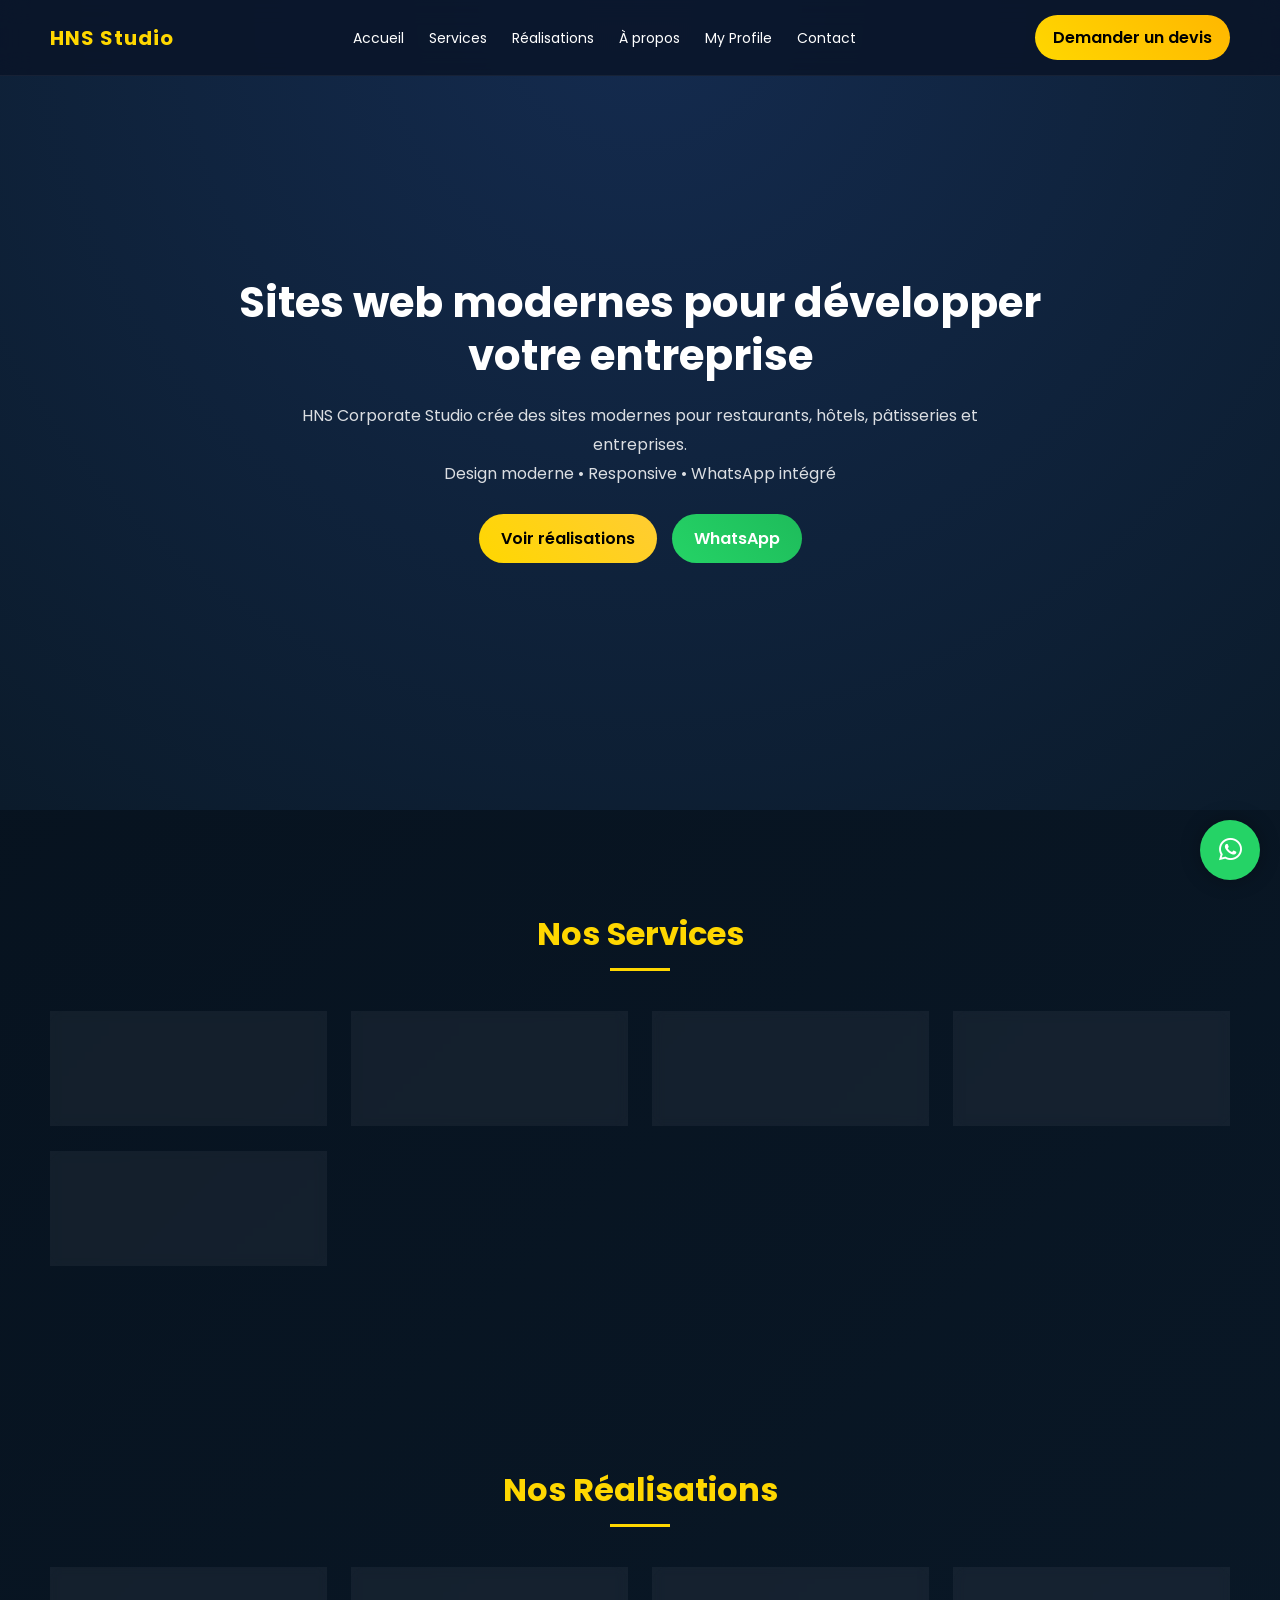
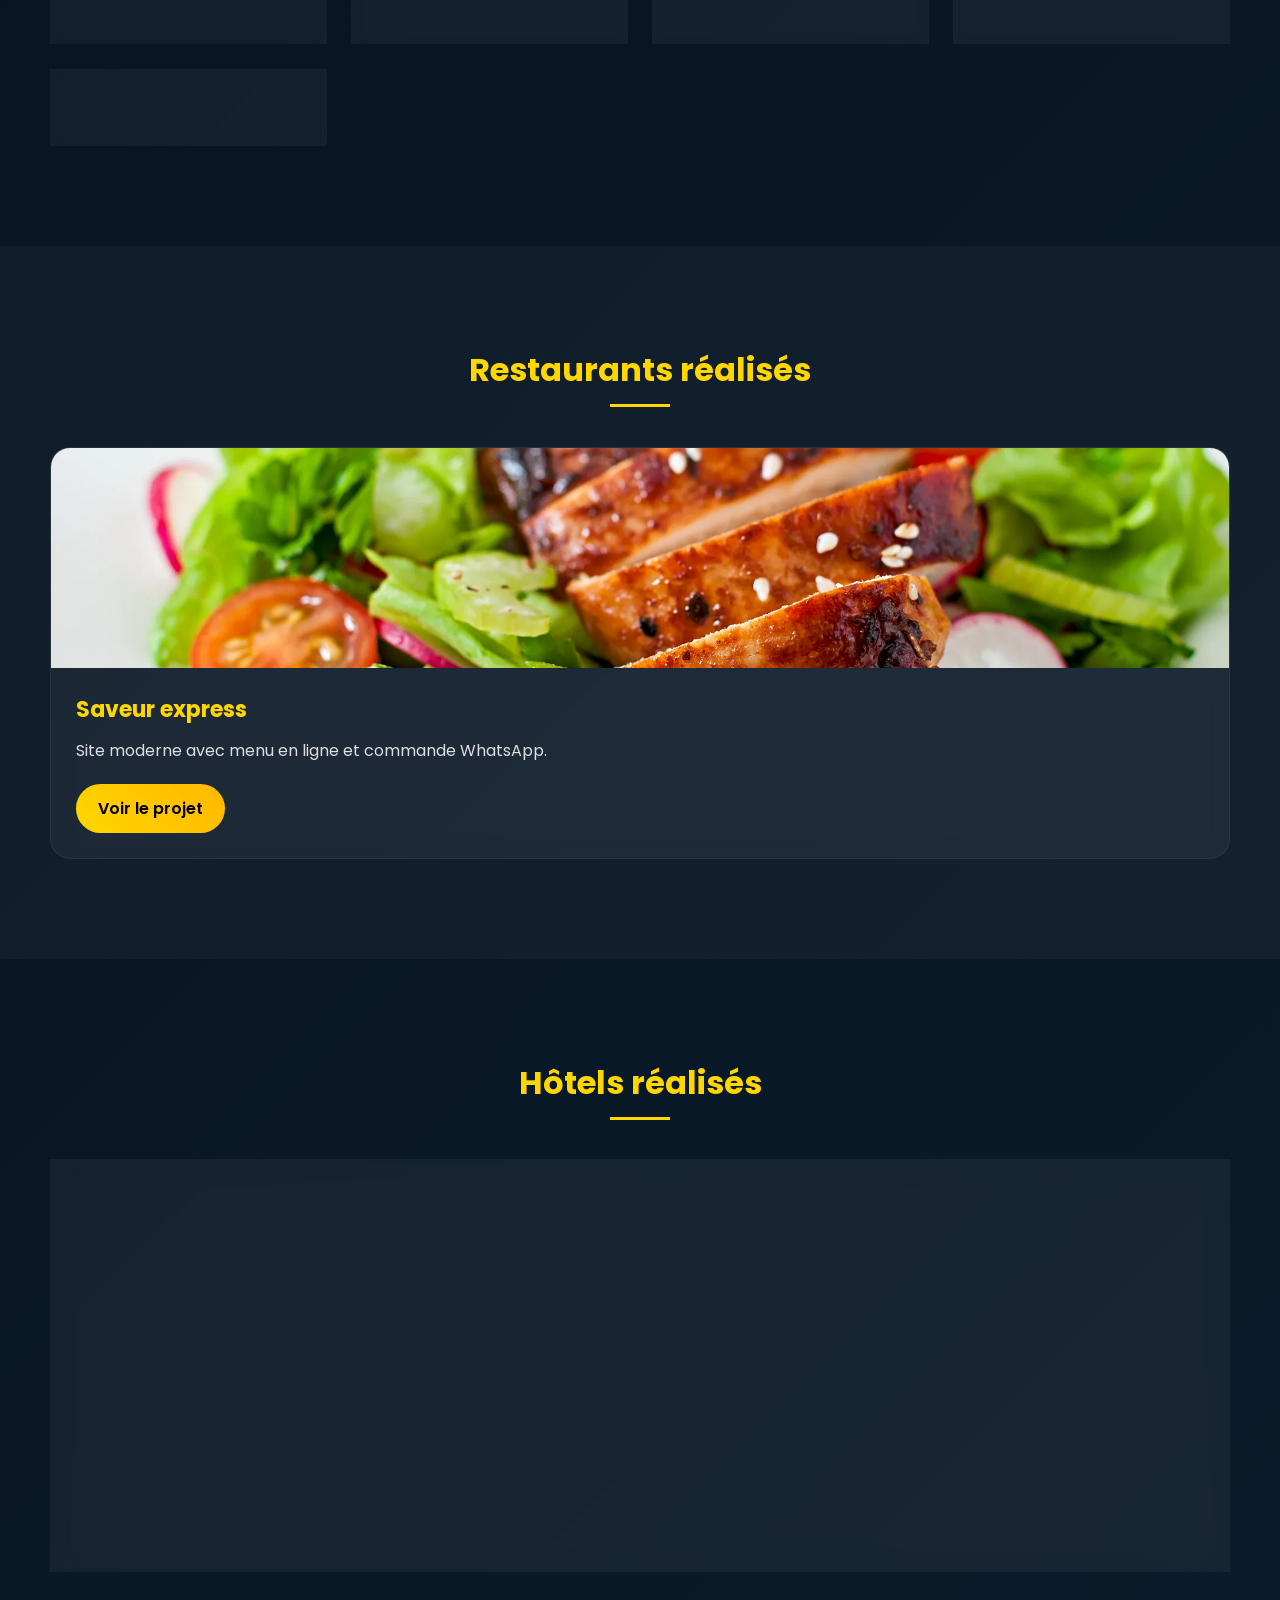
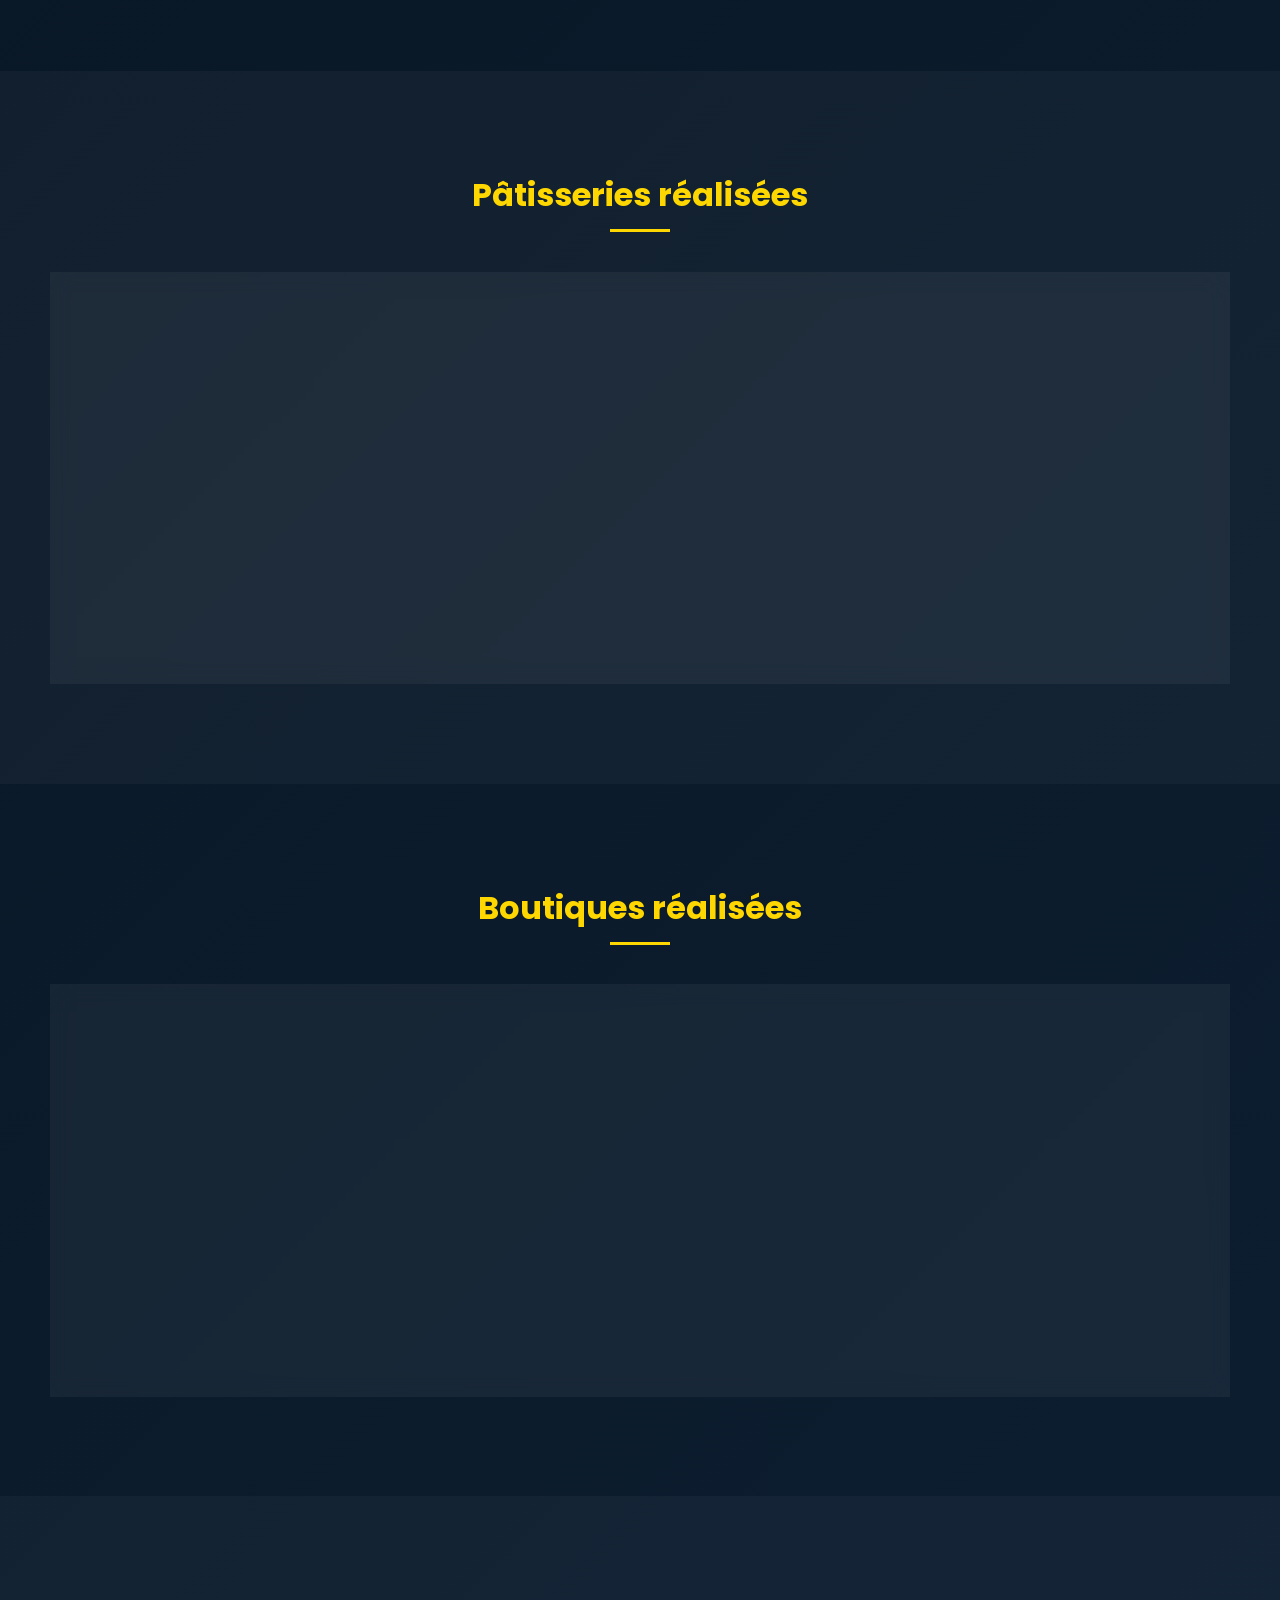
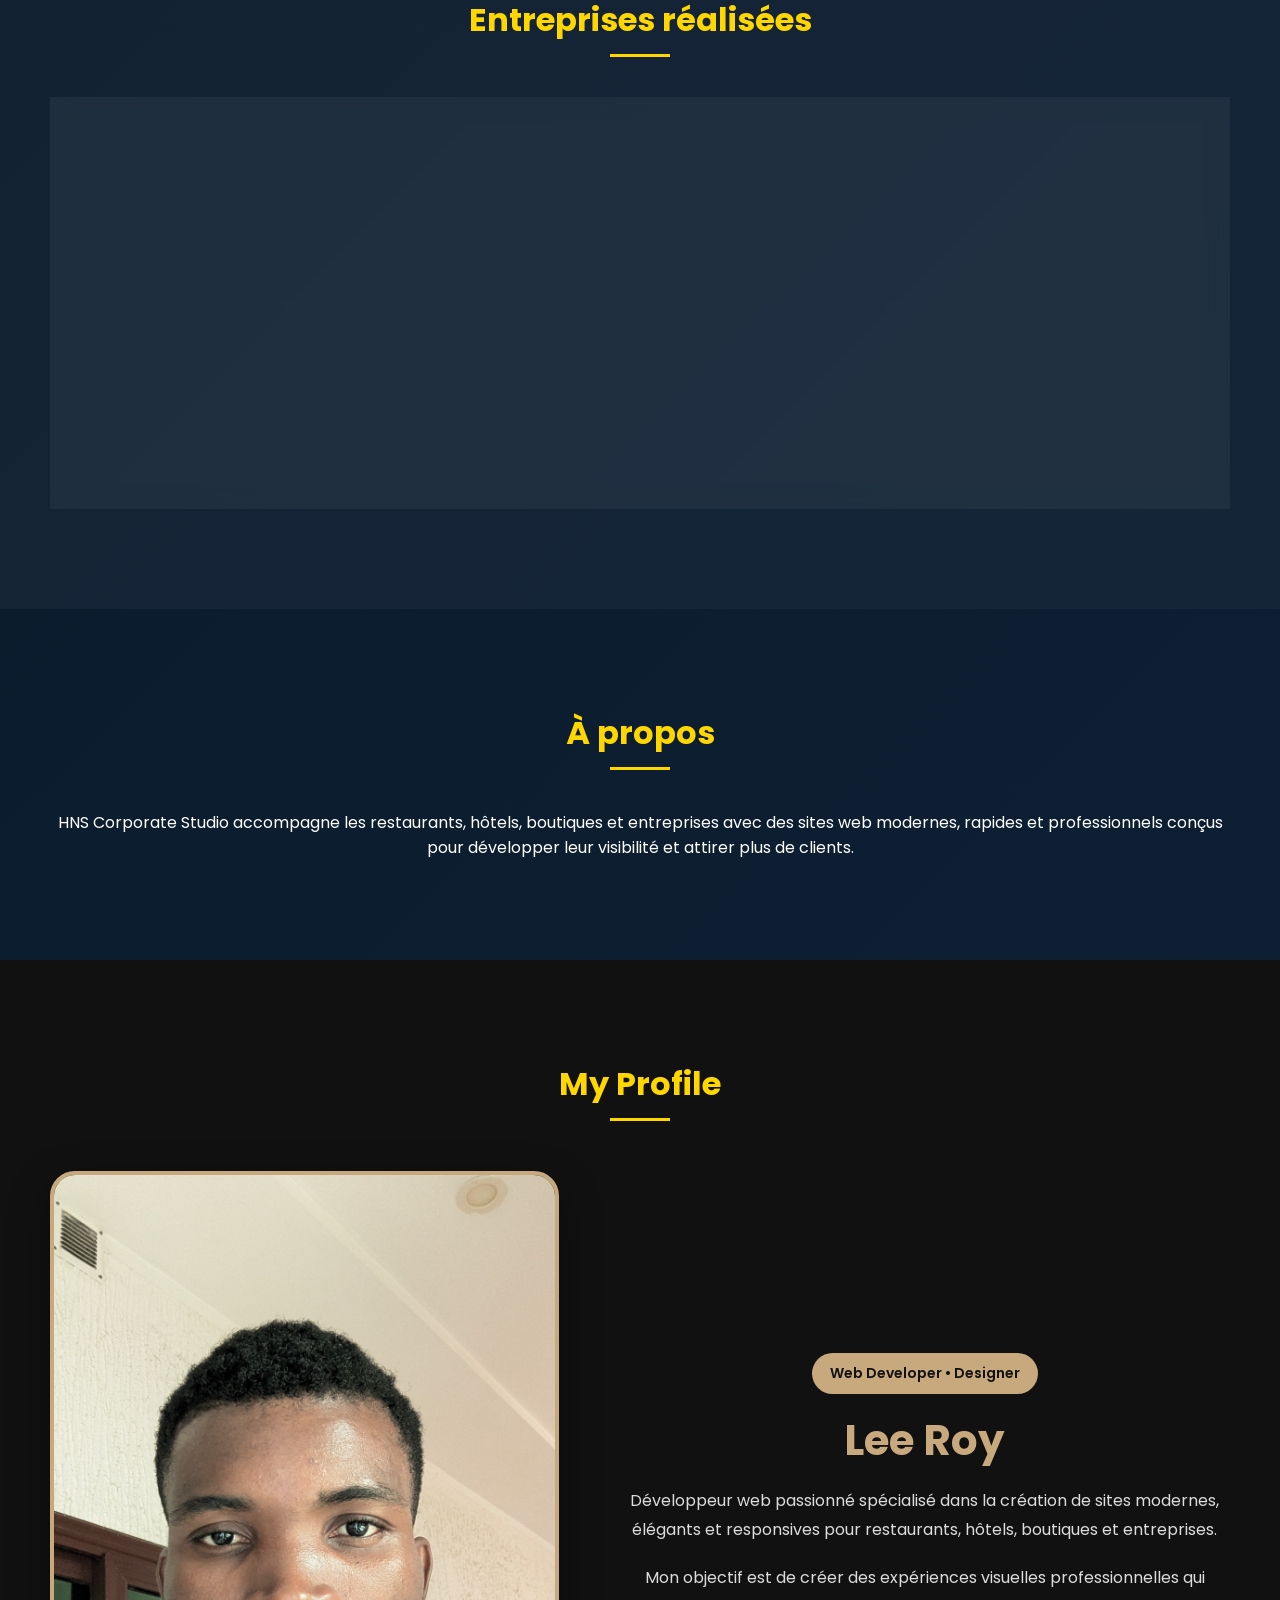
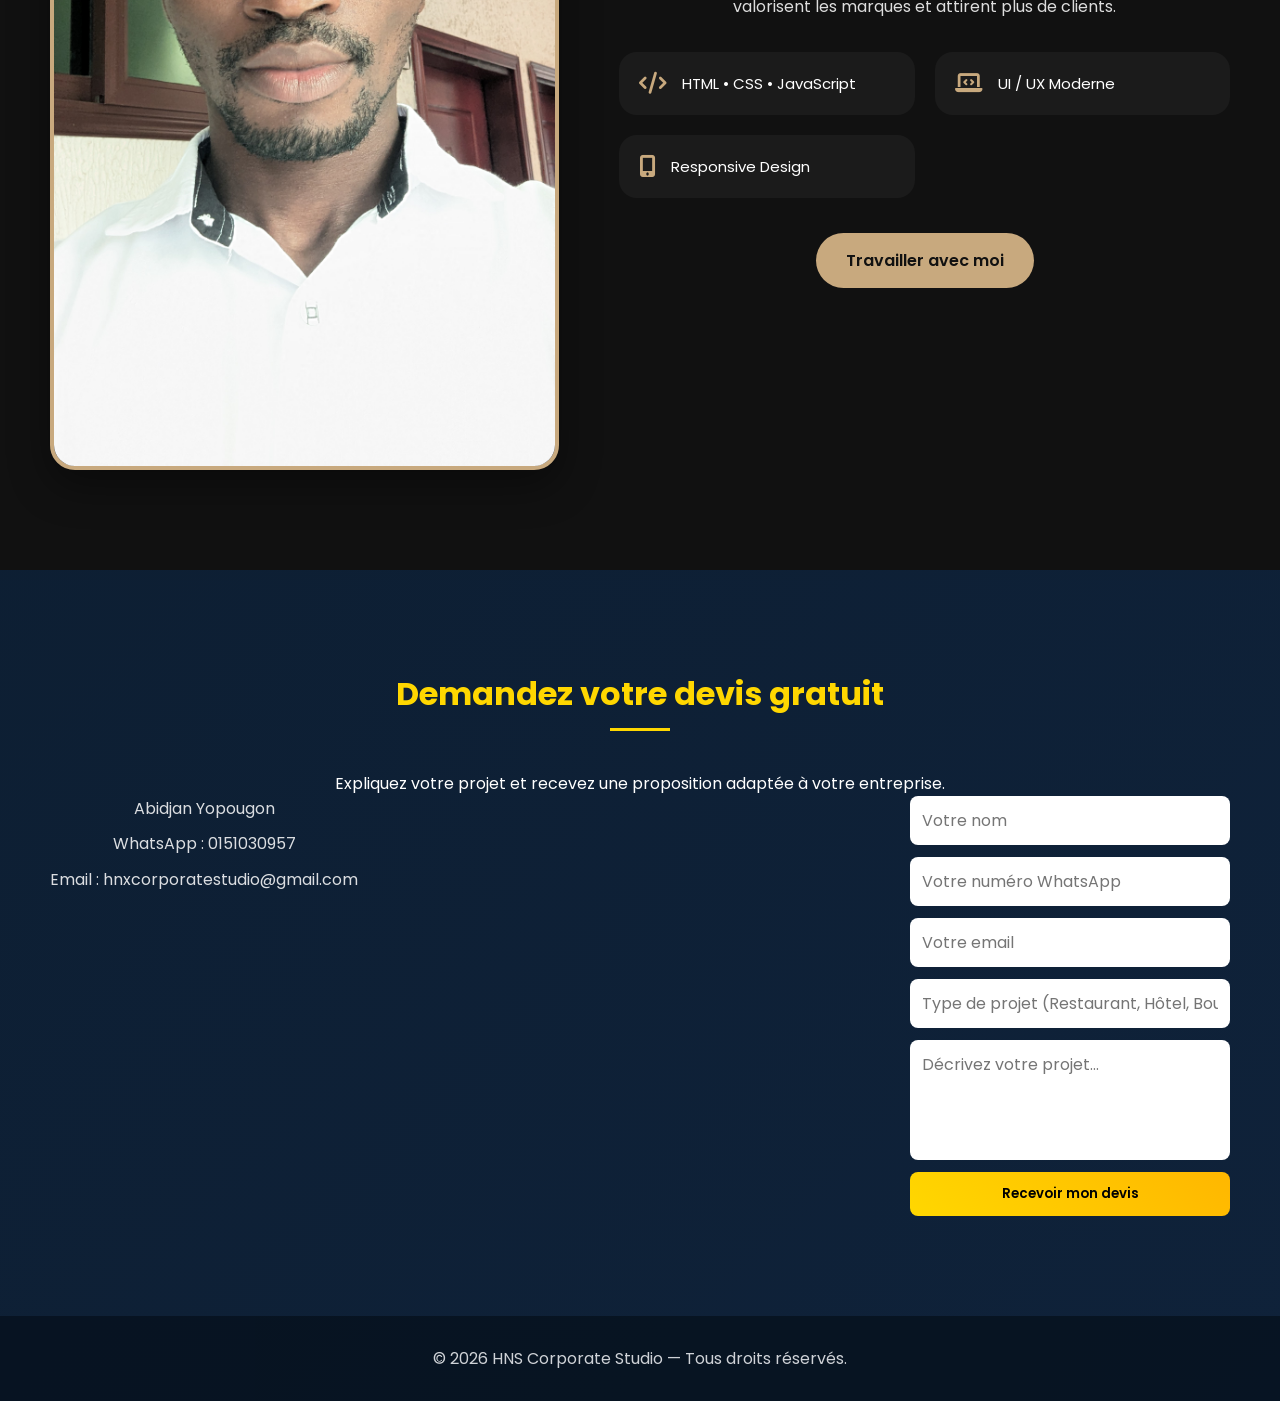
<file: index.html>
<!DOCTYPE html>
<html lang="fr">

<head>
    <meta charset="UTF-8">
    <meta name="viewport" content="width=device-width, initial-scale=1.0">
    <title>HNS Corporate Studio</title>

    <link rel="stylesheet" href="accueilhns.css">
        <link rel="shortcut icon" href="favicon.png">

    <link href="https://fonts.googleapis.com/css2?family=Poppins:wght@300;400;500;600;700&display=swap" rel="stylesheet">

    <link rel="stylesheet" href="https://cdnjs.cloudflare.com/ajax/libs/font-awesome/6.5.0/css/all.min.css">
</head>

<body>

<!-- HEADER -->
<header class="header">

<a href="#accueil" class="logo">HNS Studio</a>
    <nav class="nav">
        <ul>
            <li><a href="#accueil">Accueil</a></li>
            <li><a href="#services">Services</a></li>
            <li><a href="#realisations">Réalisations</a></li>
            <li><a href="#apropos">À propos</a></li>
            <li><a href="#profile">My Profile</a></li>
            <li><a href="#contact">Contact</a></li>
        </ul>
    </nav>

    <a href="#contact" class="btn-devis">Demander un devis</a>

    <div class="menu-toggle">☰</div>

</header>

<!-- HERO -->
<section id="accueil" class="hero">

    <div class="hero-content">

        <h1>Sites web modernes pour développer votre entreprise</h1>

        <p>
            HNS Corporate Studio crée des sites modernes pour restaurants, hôtels, pâtisseries et entreprises.
        </p>

        <p class="hero-mini">
            Design moderne • Responsive • WhatsApp intégré 
        </p>

        <div class="hero-buttons">

            <a href="#realisations" class="btn">Voir réalisations</a>

            <a href="https://wa.me/2250151030957" class="btn btn-whatsapp">WhatsApp</a>

        </div>

    </div>

</section>

<!-- SERVICES -->
<section id="services" class="section">

    <h2>Nos Services</h2>

    <div class="grid">

        <div class="card">
            <i class="fas fa-globe"></i>
            <p>Site vitrine</p>
        </div>

        <div class="card">
            <i class="fas fa-utensils"></i>
            <p>Restaurant</p>
        </div>

        <div class="card">
            <i class="fas fa-birthday-cake"></i>
            <p>Pâtisserie</p>
        </div>

        <div class="card">
            <i class="fas fa-shopping-cart"></i>
            <p>Boutique en ligne</p>
        </div>

        <div class="card">
            <i class="fas fa-hotel"></i>
            <p>Hôtel</p>
        </div>

    </div>

</section>

<!-- REALISATIONS -->
<section id="realisations" class="section">

    <h2>Nos Réalisations</h2>

    <div class="grid">

        <a href="#restaurant" class="card">Restaurants</a>
        <a href="#hotel" class="card">Hôtels</a>
        <a href="#patisserie" class="card">Pâtisseries</a>
        <a href="#boutique" class="card">Boutiques</a>
        <a href="#entreprise" class="card">Entreprises</a>

    </div>

</section>

<!-- RESTAURANTS -->
<section id="restaurant" class="section dark">

    <h2>Restaurants réalisés</h2>

    <div class="projects-grid">

        <div class="project-card">

            <img src="imageex/rest1 (2).webp" alt="Restaurant">

            <div class="project-content">

                <h3>Saveur express</h3>

                <p>Site moderne avec menu en ligne et commande WhatsApp.</p>

                <a href="saveurexpress.html" class="project-btn">Voir le projet</a>

            </div>

        </div>

    </div>

</section>

<!-- HOTELS -->
<section id="hotel" class="section">

    <h2>Hôtels réalisés</h2>

    <div class="projects-grid">

        <div class="project-card">

            <img src="imagep/miawachambre standard.webp" alt="Hotel">

            <div class="project-content">

                <h3>Hotel</h3>

                <p>Site hôtel premium avec réservation moderne.</p>

                <a href="miawahotel.html" class="project-btn">Voir le projet</a>

            </div>

        </div>

    </div>

</section>

<!-- PATISSERIES -->
<section id="patisserie" class="section dark">

    <h2>Pâtisseries réalisées</h2>

    <div class="projects-grid">

        <div class="project-card">

            <img src="image/gateau.webp" alt="Patisserie">

            <div class="project-content">

                <h3> Maison Gourmande</h3>

                <p>Site moderne pour pâtisserie et boulangerie.</p>

                <a href="accueil.html" class="project-btn">Voir le projet</a>

            </div>

        </div>

    </div>

</section>

<!-- BOUTIQUES -->
<section id="boutique" class="section">

    <h2>Boutiques réalisées</h2>

    <div class="projects-grid">

        <div class="project-card">

            <img src="imagep/accueil.jpg" alt="Boutique">

            <div class="project-content">

                <h3>Fashion Store</h3>

                <p>Boutique en ligne moderne avec catalogue.</p>

                <a href="fashionstore.html" class="project-btn">Voir le projet</a>

            </div>

        </div>

    </div>

</section>

<!-- ENTREPRISES -->
<section id="entreprise" class="section dark">

    <h2>Entreprises réalisées</h2>

    <div class="projects-grid">

        <div class="project-card">

            <img src="imagep/accueil1.jpg" alt="Entreprise">

            <div class="project-content">

                <h3>BuildCI</h3>

                <p>Entreprise de construction fiable et moderne.</p>

                <a href="buildci.html" class="project-btn">Voir le projet</a>

            </div>

        </div>

    </div>

</section>

<!-- A PROPOS -->
<section id="apropos" class="section">

    <h2>À propos</h2>

    <p>
        HNS Corporate Studio accompagne les restaurants, hôtels, boutiques et entreprises avec des sites web modernes, rapides et professionnels conçus pour développer leur visibilité et attirer plus de clients.
    </p>

</section>
<!-- MY PROFILE -->
<section id="profile" class="section profile-section">

    <h2>My Profile</h2>

    <div class="profile-container">

        <!-- IMAGE -->
        <div class="profile-image">

            <!-- REMPLACE profile.jpg PAR TA PHOTO -->
            <img src="imageex/leeroy.jpg" alt="Developer Profile">

        </div>

        <!-- INFOS -->
        <div class="profile-content">

            <span class="profile-badge">Web Developer • Designer</span>

            <h3>Lee Roy</h3>

            <p class="profile-text">
                Développeur web passionné spécialisé dans la création de sites modernes,
                élégants et responsives pour restaurants, hôtels, boutiques et entreprises.
            </p>

            <p class="profile-text">
                Mon objectif est de créer des expériences visuelles professionnelles qui
                valorisent les marques et attirent plus de clients.
            </p>

            <div class="profile-info">

                <div class="profile-box">
                    <i class="fas fa-code"></i>
                    <span>HTML • CSS • JavaScript</span>
                </div>

                <div class="profile-box">
                    <i class="fas fa-laptop-code"></i>
                    <span>UI / UX Moderne</span>
                </div>

                <div class="profile-box">
                    <i class="fas fa-mobile-alt"></i>
                    <span>Responsive Design</span>
                </div>

            </div>

            <a href="https://wa.me/2250151030957" class="profile-btn">
                Travailler avec moi
            </a>

        </div>

    </div>

</section>

<!-- CONTACT / DEVIS WHATSAPP -->
<section id="contact" class="section">

    <h2>Demandez votre devis gratuit</h2>

    <p class="contact-text">
        Expliquez votre projet et recevez une proposition adaptée à votre entreprise.
    </p>

    <div class="contact">

        <div class="info">

            <p>Abidjan Yopougon</p>
            <p>WhatsApp : 0151030957</p>
            <p>Email : hnxcorporatestudio@gmail.com</p>

        </div>

        <!-- FORM ENVOYÉ DIRECTEMENT SUR WHATSAPP -->
        <form class="form" onsubmit="sendToWhatsApp(event)">

            <input type="text" id="name" placeholder="Votre nom" required>

            <input type="tel" id="phone" placeholder="Votre numéro WhatsApp" required>

            <input type="email" id="email" placeholder="Votre email">

            <input type="text" id="project" placeholder="Type de projet (Restaurant, Hôtel, Boutique...)">

            <textarea id="message" placeholder="Décrivez votre projet..." required></textarea>

            <button type="submit">Recevoir mon devis</button>

        </form>

    </div>

</section>

<!-- FOOTER -->
<footer>
    <p>© 2026 HNS Corporate Studio — Tous droits réservés.</p>
</footer>

<!-- WHATSAPP FLOAT -->
<a href="https://wa.me/2250151030957" class="whatsapp" target="_blank">
    <i class="fab fa-whatsapp"></i>
</a>

<script src="accueilhns.js"></script>

</body>
</html>
</file>
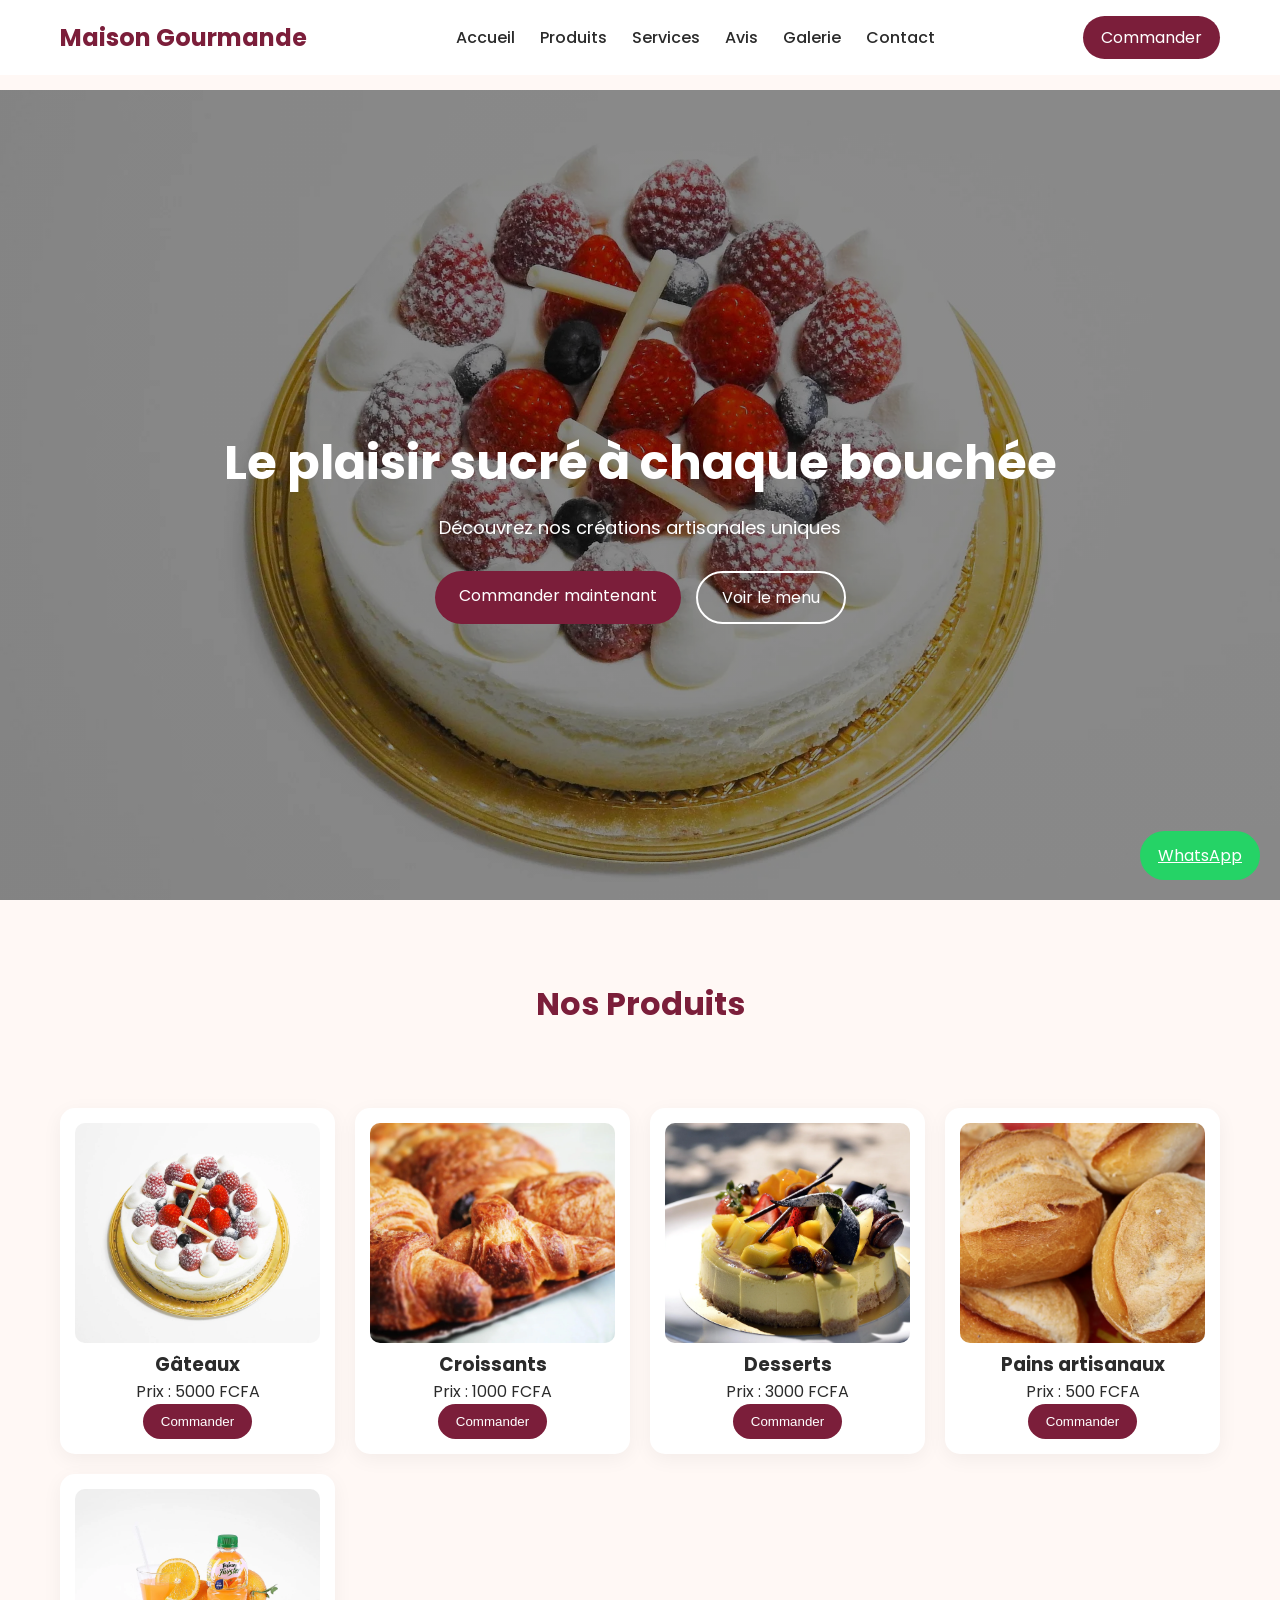
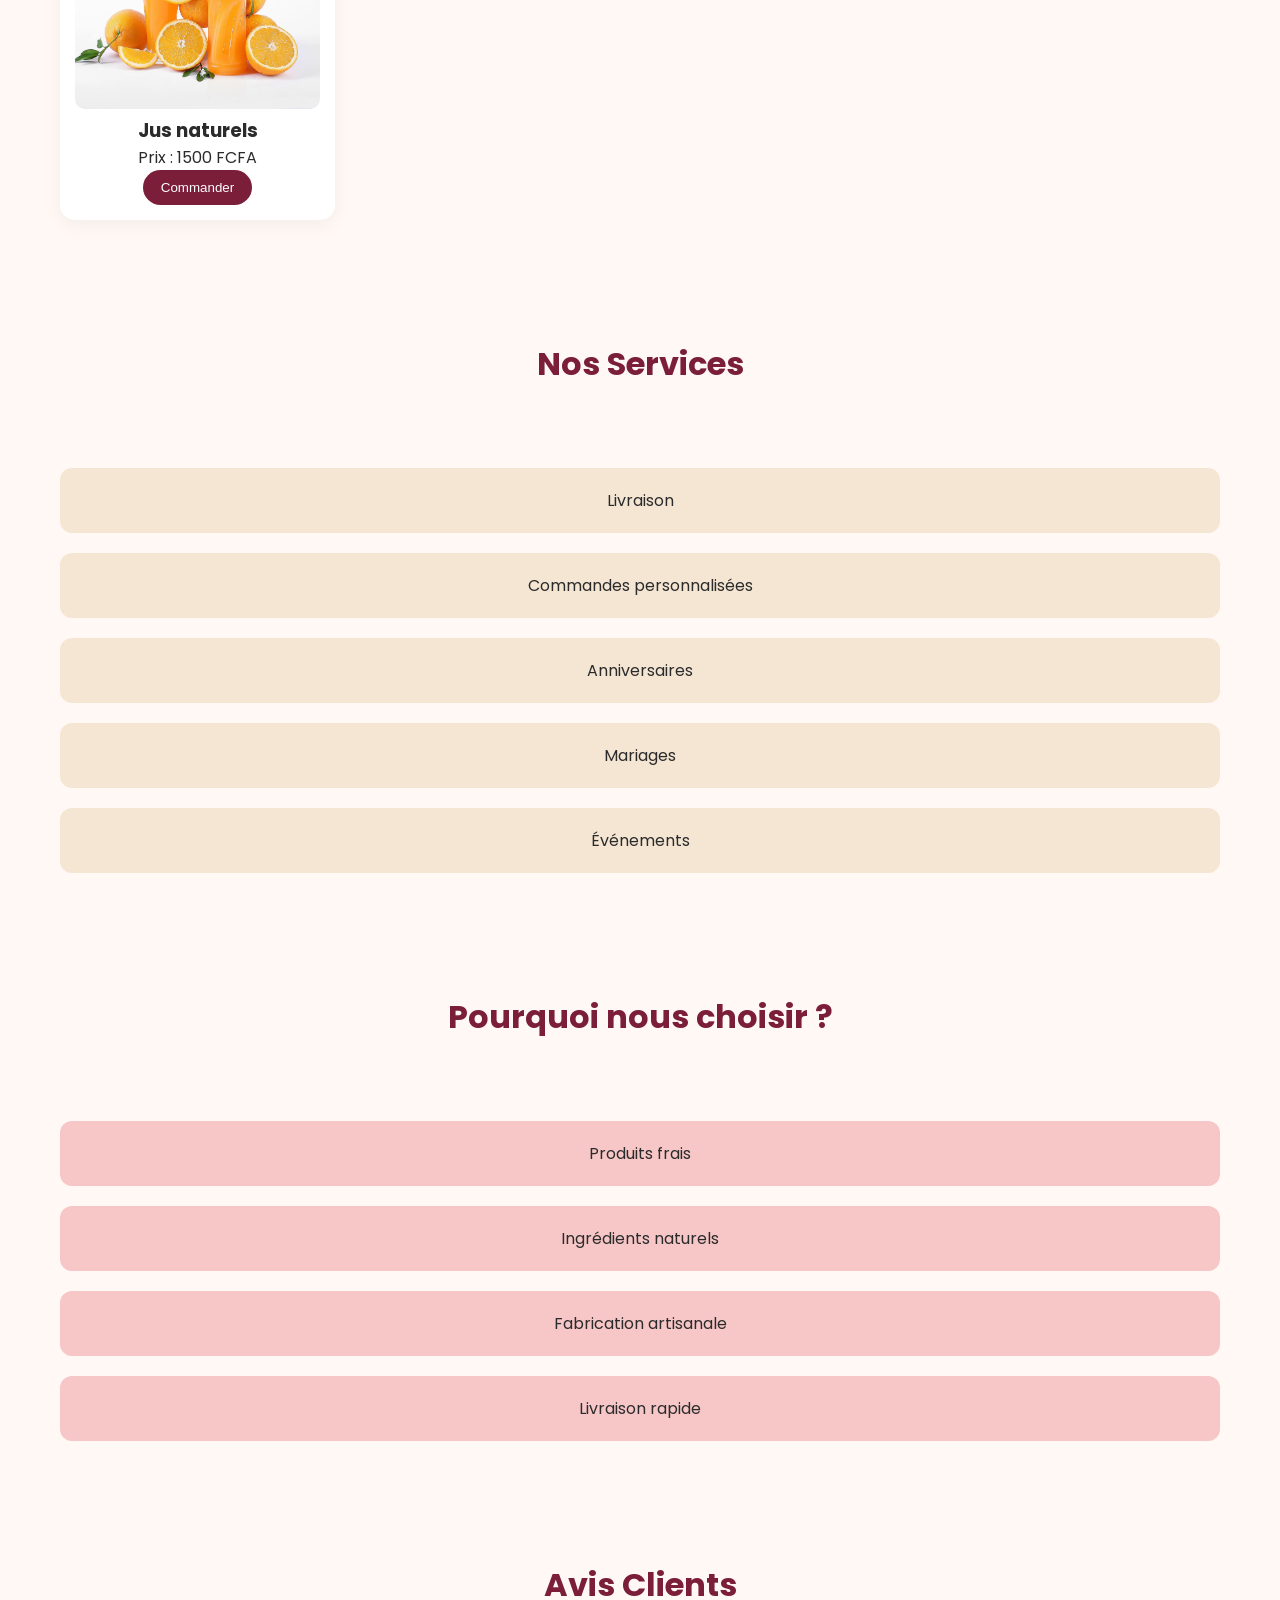
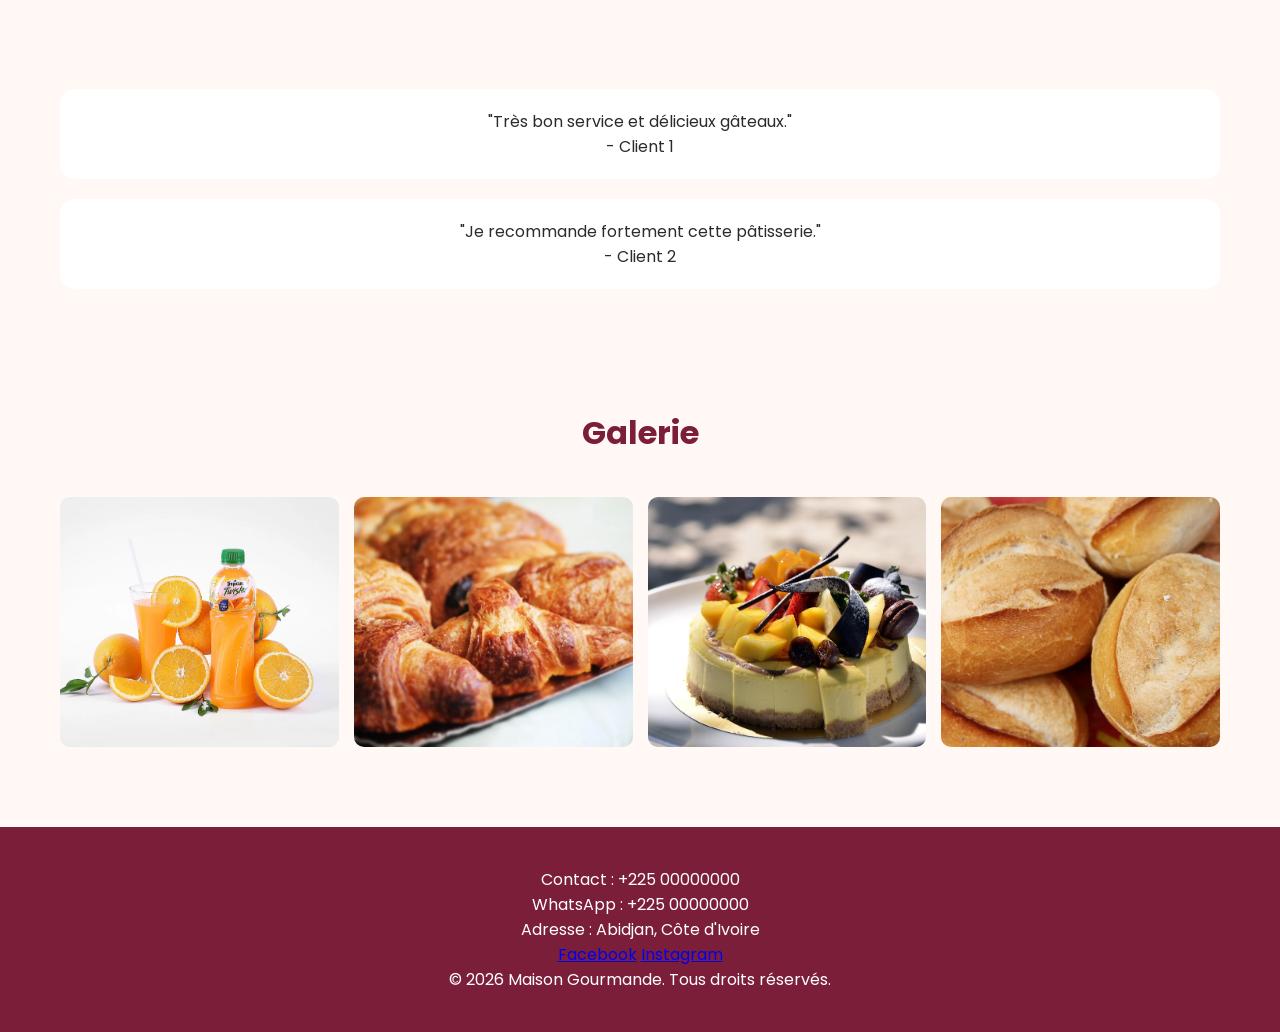
<file: accueil.html>
<!DOCTYPE html>
<html lang="fr">

<head>
    <meta charset="UTF-8">
    <meta name="viewport" content="width=device-width, initial-scale=1.0">
    <title>Maison Gourmande - Pâtisserie</title>

    <link rel="stylesheet" href="accueil.css">

    <link href="https://fonts.googleapis.com/css2?family=Poppins:wght@300;400;500;600;700&display=swap" rel="stylesheet">
</head>

<body>

    <!-- HEADER -->
    <header class="header">

        <div class="logo">
            Maison Gourmande
        </div>

        <!-- MENU -->
        <nav class="nav">
            <ul>
                <li><a href="#accueil">Accueil</a></li>
                <li><a href="#produits">Produits</a></li>
                <li><a href="#services">Services</a></li>
                <li><a href="#avis">Avis</a></li>
                <li><a href="#galerie">Galerie</a></li>
                <li><a href="#contact">Contact</a></li>
            </ul>
        </nav>

        <div class="btn-commande">
            <a href="#">Commander</a>
        </div>

        <!-- HAMBURGER -->
        <div class="menu-toggle">
            ☰
        </div>

    </header>

    <!-- HERO -->
    <section id="accueil" class="hero">
        <div class="hero-content">
            <h1>Le plaisir sucré à chaque bouchée</h1>

            <p>
                Découvrez nos créations artisanales uniques
            </p>

            <div class="hero-buttons">
                <a href="#produits" class="btn">
                    Commander maintenant
                </a>

                <a href="#produits" class="btn btn-outline">
                    Voir le menu
                </a>
            </div>
        </div>
    </section>

    <!-- PRODUITS -->
    <section id="produits" class="produits">

        <h2>Nos Produits</h2>

        <div class="produits-container">

            <div class="produit-card">
                <img src="image/1278956-cake-1253849_1920.webp" alt="Gâteaux">

                <h3>Gâteaux</h3>

                <p>Prix : 5000 FCFA</p>

                <button>Commander</button>
            </div>

            <div class="produit-card">
                <img src="image/croissant.webp" alt="Croissants">

                <h3>Croissants</h3>

                <p>Prix : 1000 FCFA</p>

                <button>Commander</button>
            </div>

            <div class="produit-card">
                <img src="image/desert.webp" alt="Desserts">

                <h3>Desserts</h3>

                <p>Prix : 3000 FCFA</p>

                <button>Commander</button>
            </div>

            <div class="produit-card">
                <img src="image/pain.webp" alt="Pains artisanaux">

                <h3>Pains artisanaux</h3>

                <p>Prix : 500 FCFA</p>

                <button>Commander</button>
            </div>

            <div class="produit-card">
                <img src="image/hoaluu-orange-2610760_1920.webp" alt="Jus naturels">

                <h3>Jus naturels</h3>

                <p>Prix : 1500 FCFA</p>

                <button>Commander</button>
            </div>

        </div>

    </section>

    <!-- SERVICES -->
    <section id="services" class="services">

        <h2>Nos Services</h2>

        <div class="services-container">

            <div class="service">
                Livraison
            </div>

            <div class="service">
                Commandes personnalisées
            </div>

            <div class="service">
                Anniversaires
            </div>

            <div class="service">
                Mariages
            </div>

            <div class="service">
                Événements
            </div>

        </div>

    </section>

    <!-- AVANTAGES -->
    <section class="avantages">

        <h2>Pourquoi nous choisir ?</h2>

        <div class="avantages-container">

            <div>Produits frais</div>

            <div>Ingrédients naturels</div>

            <div>Fabrication artisanale</div>

            <div>Livraison rapide</div>

        </div>

    </section>

    <!-- AVIS -->
    <section id="avis" class="avis">

        <h2>Avis Clients</h2>

        <div class="avis-container">

            <div class="avis-card">
                <p>"Très bon service et délicieux gâteaux."</p>

                <span>- Client 1</span>
            </div>

            <div class="avis-card">
                <p>"Je recommande fortement cette pâtisserie."</p>

                <span>- Client 2</span>
            </div>

        </div>

    </section>

    <!-- GALERIE -->
    <section id="galerie" class="galerie">

        <h2>Galerie</h2>

        <div class="galerie-container">

            <img src="image/hoaluu-orange-2610760_1920.webp" alt="Galerie 1">

            <img src="image/croissant.webp" alt="Galerie 2">

            <img src="image/desert.webp" alt="Galerie 3">

            <img src="image/pain.webp" alt="Galerie 4">

        </div>

    </section>

    <!-- FOOTER -->
    <footer id="contact" class="footer">

        <div class="footer-content">

            <p>Contact : +225 00000000</p>

            <p>WhatsApp : +225 00000000</p>

            <p>Adresse : Abidjan, Côte d'Ivoire</p>

        </div>

        <div class="socials">

            <a href="#">Facebook</a>

            <a href="#">Instagram</a>

        </div>

        <p class="copyright">
            © 2026 Maison Gourmande. Tous droits réservés.
        </p>

    </footer>

    <!-- WHATSAPP -->
    <a href="https://wa.me/22500000000" class="whatsapp-float">
        WhatsApp
    </a>

    <!-- JS -->
    <script src="accueil.js"></script>

</body>

</html>
</file>
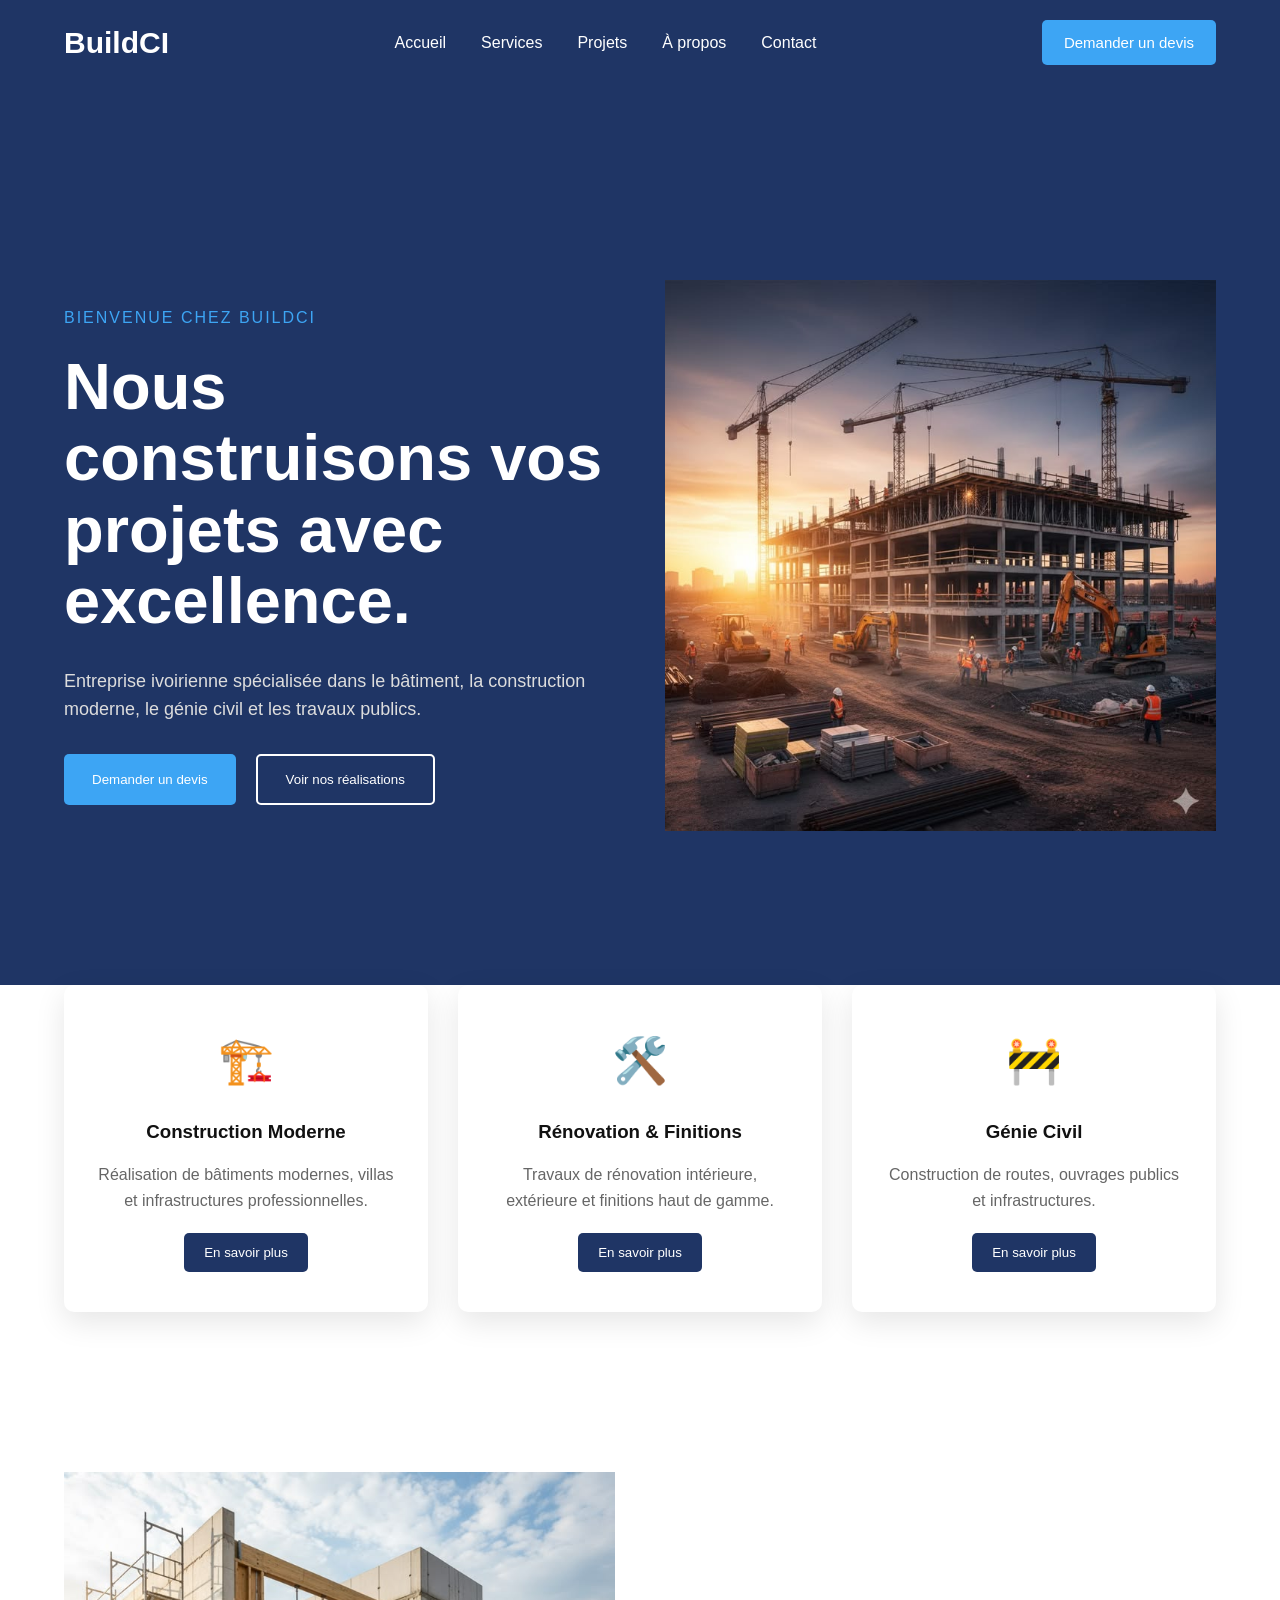
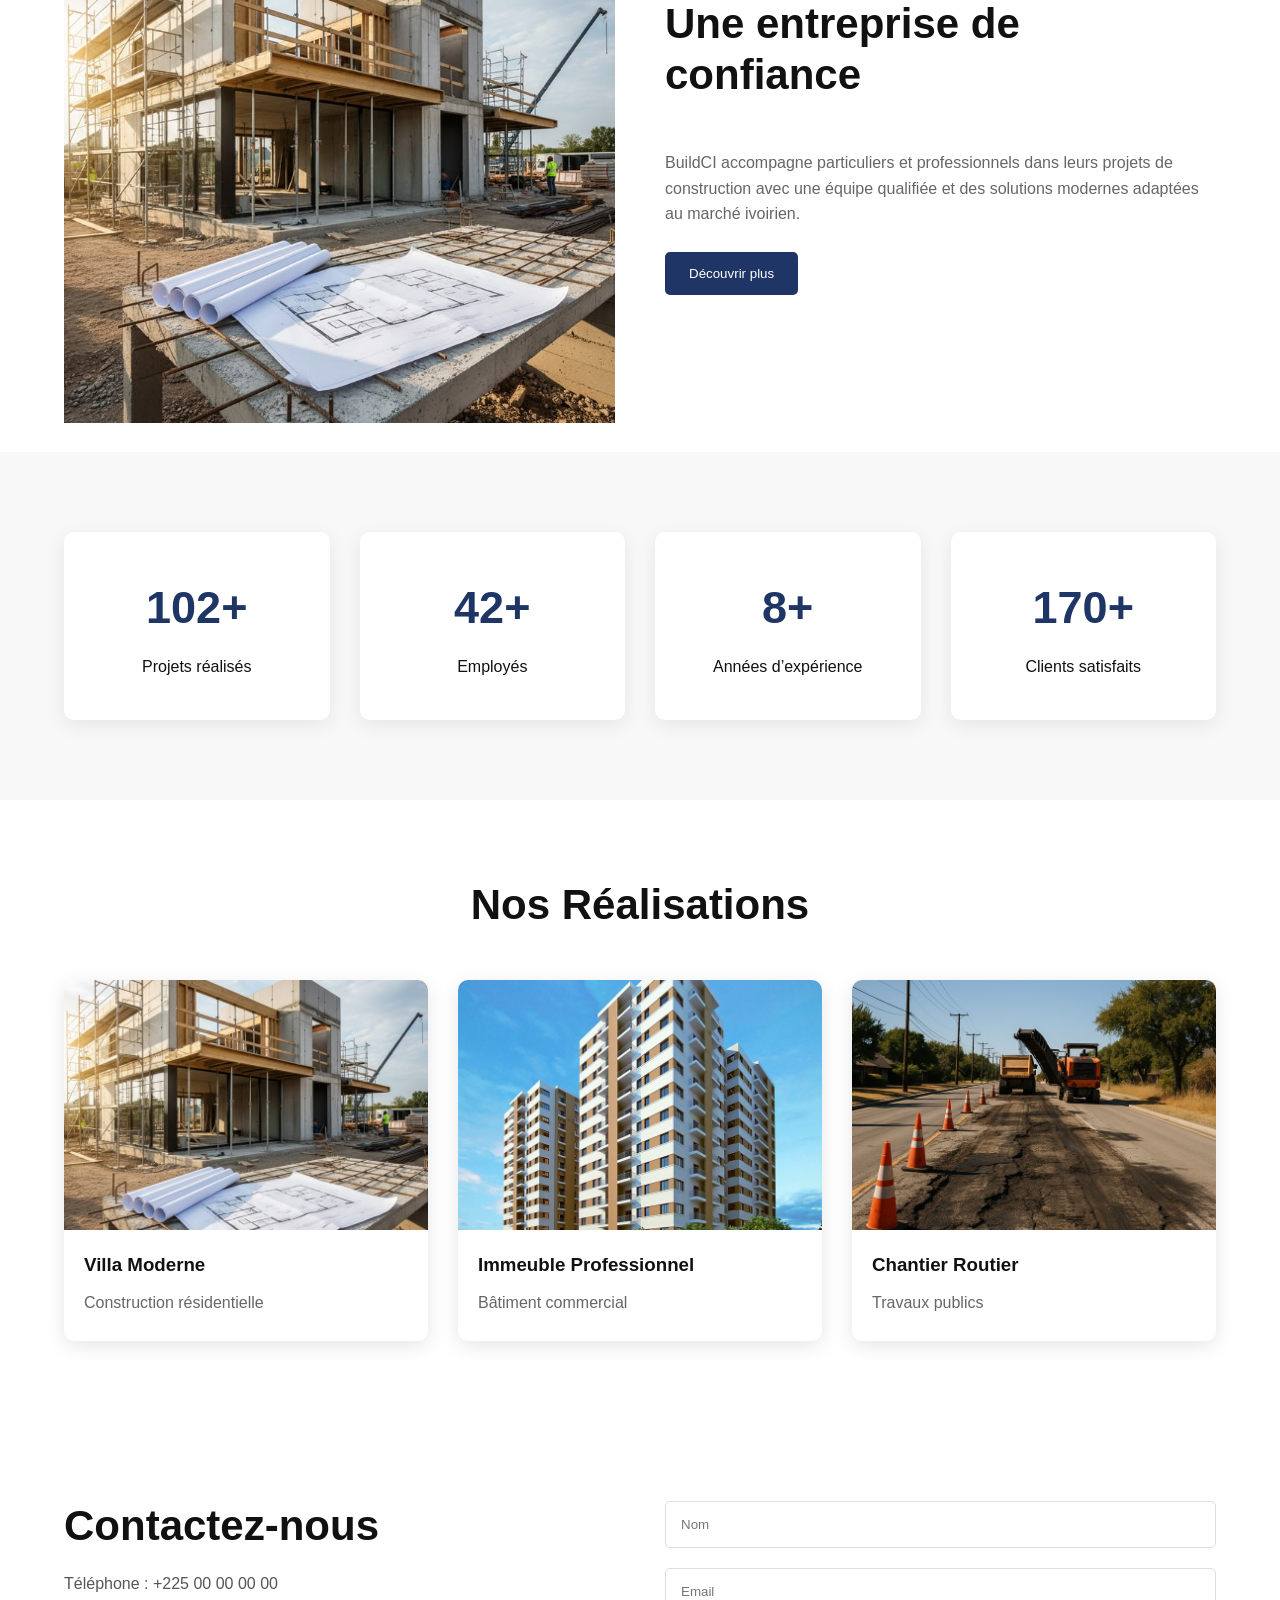
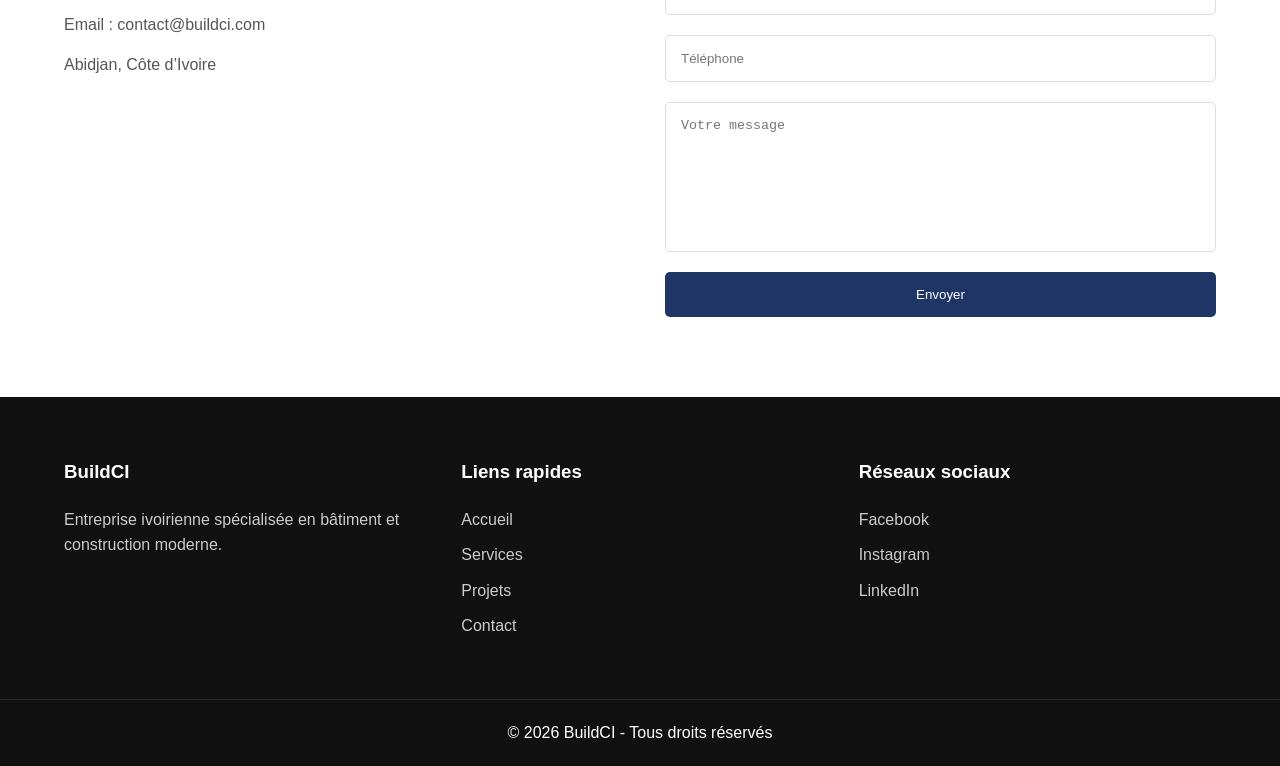
<file: buildci.html>
<!DOCTYPE html>
<html lang="fr">

<head>
  <meta charset="UTF-8">
  <meta name="viewport" content="width=device-width, initial-scale=1.0">

  <title>BuildCI - Bâtiment & Construction</title>

  <link rel="stylesheet" href="buildci.css">
</head>

<body>

  <!-- =========================
       HEADER
  ========================== -->

  <header>

    <div class="logo">
      <h1>BuildCI</h1>
    </div>

    <button class="menu-toggle">
      ☰
    </button>

    <nav class="nav">

      <ul>

        <li>
          <a href="#accueil">Accueil</a>
        </li>

        <li>
          <a href="#services">Services</a>
        </li>

        <li>
          <a href="#projets">Projets</a>
        </li>

        <li>
          <a href="#apropos">À propos</a>
        </li>

        <li>
          <a href="#contact">Contact</a>
        </li>

      </ul>

    </nav>

    <div class="header-btn">

      <button>
        Demander un devis
      </button>

    </div>

  </header>

  <!-- =========================
       HERO SECTION
  ========================== -->

  <section class="hero" id="accueil">

    <div class="hero-text">

      <p class="welcome">
        BIENVENUE CHEZ BUILDCI
      </p>

      <h2>
        Nous construisons vos projets avec excellence.
      </h2>

      <p class="hero-description">

        Entreprise ivoirienne spécialisée dans le bâtiment,
        la construction moderne, le génie civil
        et les travaux publics.

      </p>

      <div class="hero-buttons">

        <button>
          Demander un devis
        </button>

        <button>
          Voir nos réalisations
        </button>

      </div>

    </div>

    <div class="hero-image">

      <!-- IMAGE HERO -->
      <img src="imagep/entreprise.jpg" alt="">

    </div>

  </section>

  <!-- =========================
       SERVICES
  ========================== -->

  <section class="services-section" id="services">

    <div class="services">

      <!-- CARD -->

      <div class="service-card">

        <div class="service-icon">
          🏗️
        </div>

        <h3>
          Construction Moderne
        </h3>

        <p>

          Réalisation de bâtiments modernes,
          villas et infrastructures professionnelles.

        </p>

        <button>
          En savoir plus
        </button>

      </div>

      <!-- CARD -->

      <div class="service-card">

        <div class="service-icon">
          🛠️
        </div>

        <h3>
          Rénovation & Finitions
        </h3>

        <p>

          Travaux de rénovation intérieure,
          extérieure et finitions haut de gamme.

        </p>

        <button>
          En savoir plus
        </button>

      </div>

      <!-- CARD -->

      <div class="service-card">

        <div class="service-icon">
          🚧
        </div>

        <h3>
          Génie Civil
        </h3>

        <p>

          Construction de routes,
          ouvrages publics et infrastructures.

        </p>

        <button>
          En savoir plus
        </button>

      </div>

    </div>

  </section>

  <!-- =========================
       PARTENAIRES
  ========================== -->


  <!-- =========================
       ABOUT
  ========================== -->

  <section class="about-section" id="apropos">

    <div class="about-container">

      <div class="about-image">

        <!-- IMAGE ENTREPRISE -->
        <img src="imagep/villa.jpg" alt="">

      </div>

      <div class="about-text">

        <h2>
          Une entreprise de confiance
        </h2>

        <p>

          BuildCI accompagne particuliers
          et professionnels dans leurs projets
          de construction avec une équipe qualifiée
          et des solutions modernes adaptées
          au marché ivoirien.

        </p>

        <button>
          Découvrir plus
        </button>

      </div>

    </div>

  </section>

  <!-- =========================
       STATISTIQUES
  ========================== -->

  <section class="stats-section">

    <div class="stats">

      <div class="stat-card">

        <h3>
          120+
        </h3>

        <p>
          Projets réalisés
        </p>

      </div>

      <div class="stat-card">

        <h3>
          50+
        </h3>

        <p>
          Employés
        </p>

      </div>

      <div class="stat-card">

        <h3>
          10+
        </h3>

        <p>
          Années d’expérience
        </p>

      </div>

      <div class="stat-card">

        <h3>
          200+
        </h3>

        <p>
          Clients satisfaits
        </p>

      </div>

    </div>

  </section>

  <!-- =========================
       PROJETS
  ========================== -->

  <section class="projects-section" id="projets">

    <h2>
      Nos Réalisations
    </h2>

    <div class="projects">

      <!-- CARD -->

      <div class="project-card">

        <img src="imagep/villa.jpg" alt="">

        <h3>
          Villa Moderne
        </h3>

        <p>
          Construction résidentielle
        </p>

      </div>

      <!-- CARD -->

      <div class="project-card">

        <img src="imagep/Apartment.jpg" alt="">

        <h3>
          Immeuble Professionnel
        </h3>

        <p>
          Bâtiment commercial
        </p>

      </div>

      <!-- CARD -->

      <div class="project-card">

        <img src="imagep/rue.jpg" alt="">

        <h3>
          Chantier Routier
        </h3>

        <p>
          Travaux publics
        </p>

      </div>

    </div>

  </section>

  <!-- =========================
       CONTACT
  ========================== -->

  <section class="contact-section" id="contact">

    <div class="contact-container">

      <div class="contact-info">

        <h2>
          Contactez-nous
        </h2>

        <p>
          Téléphone : +225 00 00 00 00
        </p>

        <p>
          Email : contact@buildci.com
        </p>

        <p>
          Abidjan, Côte d’Ivoire
        </p>

      </div>

      <form class="contact-form">

        <input type="text" placeholder="Nom">

        <input type="email" placeholder="Email">

        <input type="text" placeholder="Téléphone">

        <textarea placeholder="Votre message"></textarea>

        <button type="submit">
          Envoyer
        </button>

      </form>

    </div>

  </section>

  <!-- =========================
       FOOTER
  ========================== -->

  <footer>

    <div class="footer-content">

      <div class="footer-logo">

        <h3>
          BuildCI
        </h3>

        <p>

          Entreprise ivoirienne spécialisée
          en bâtiment et construction moderne.

        </p>

      </div>

      <div class="footer-links">

        <h3>
          Liens rapides
        </h3>

        <ul>

          <li>
            <a href="#accueil">Accueil</a>
          </li>

          <li>
            <a href="#services">Services</a>
          </li>

          <li>
            <a href="#projets">Projets</a>
          </li>

          <li>
            <a href="#contact">Contact</a>
          </li>

        </ul>

      </div>

      <div class="footer-socials">

        <h3>
          Réseaux sociaux
        </h3>

        <p>
          Facebook
        </p>

        <p>
          Instagram
        </p>

        <p>
          LinkedIn
        </p>

      </div>

    </div>

    <div class="copyright">

      <p>
        © 2026 BuildCI - Tous droits réservés
      </p>

    </div>

  </footer>

  <!-- =========================
       SCROLL TOP
  ========================== -->

  <button id="scrollTop">
    ↑
  </button>

  <script src="buildci.js"></script>

</body>

</html>
</file>
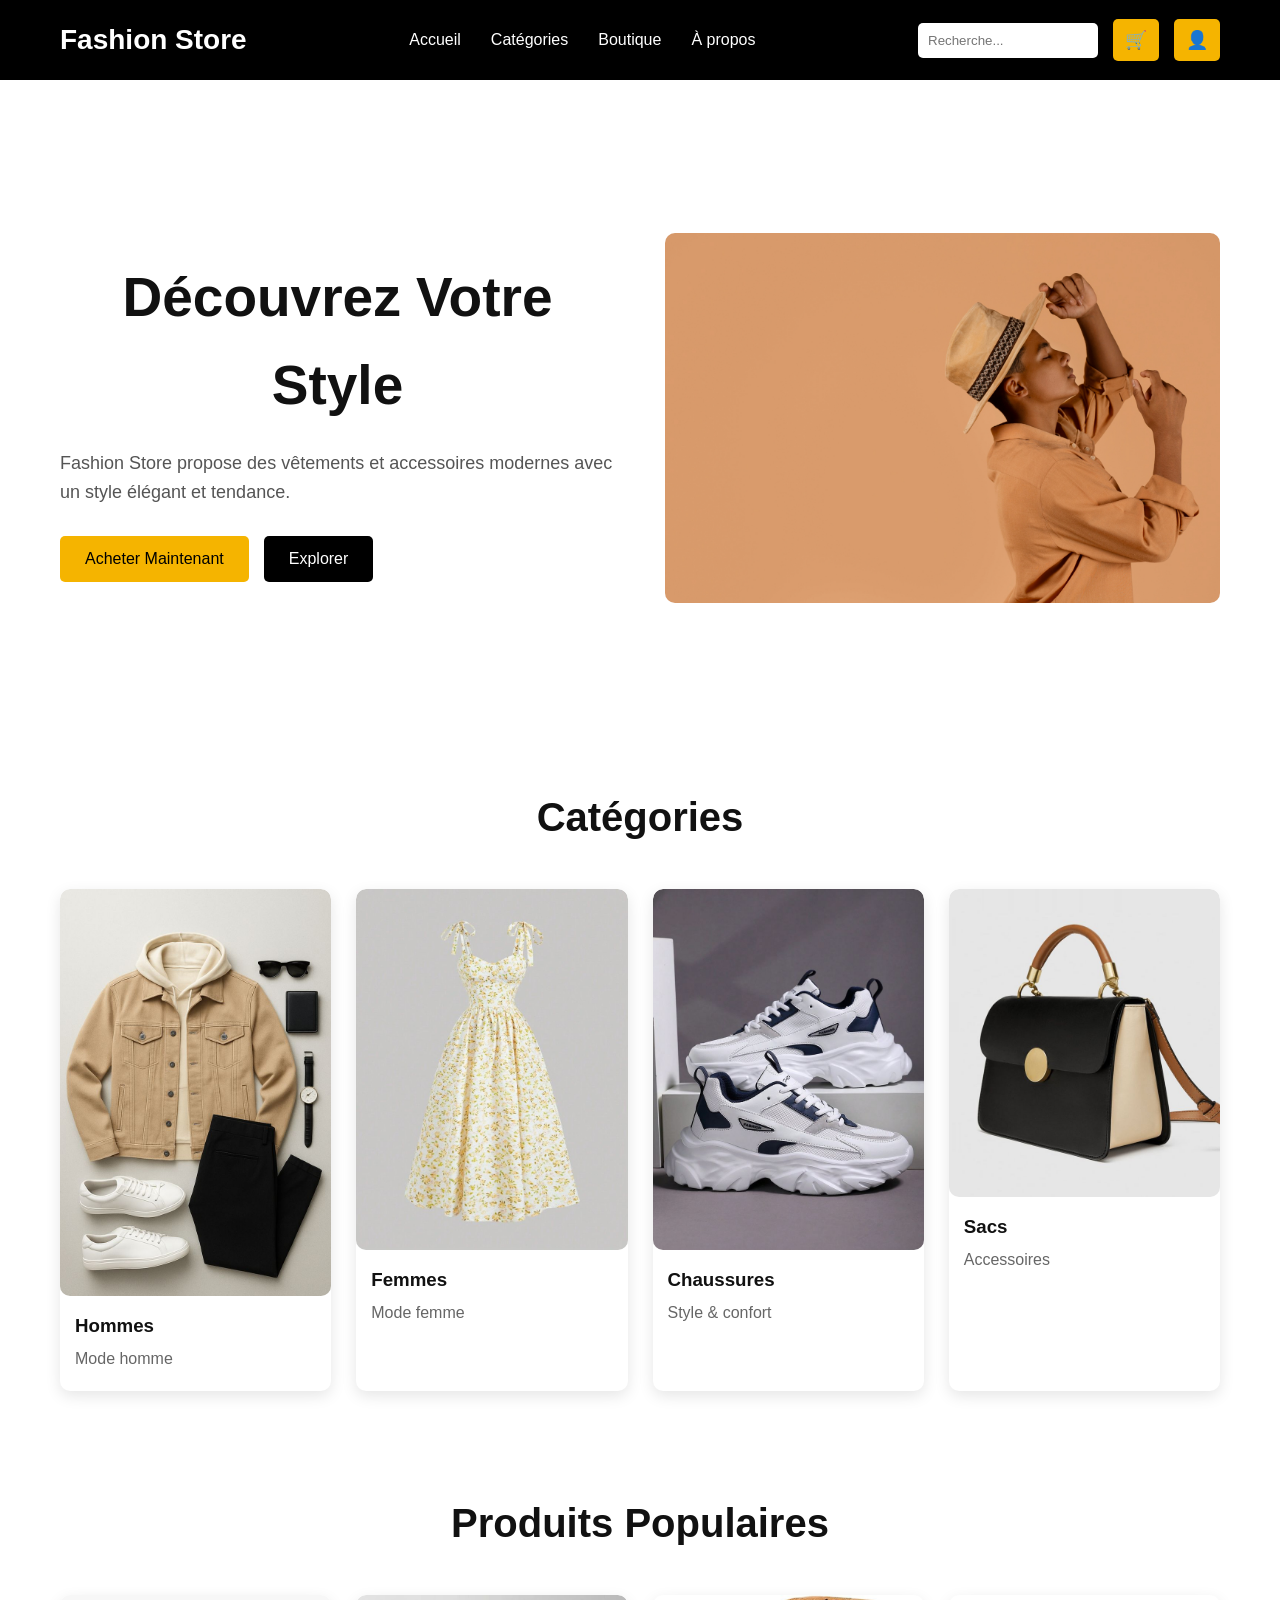
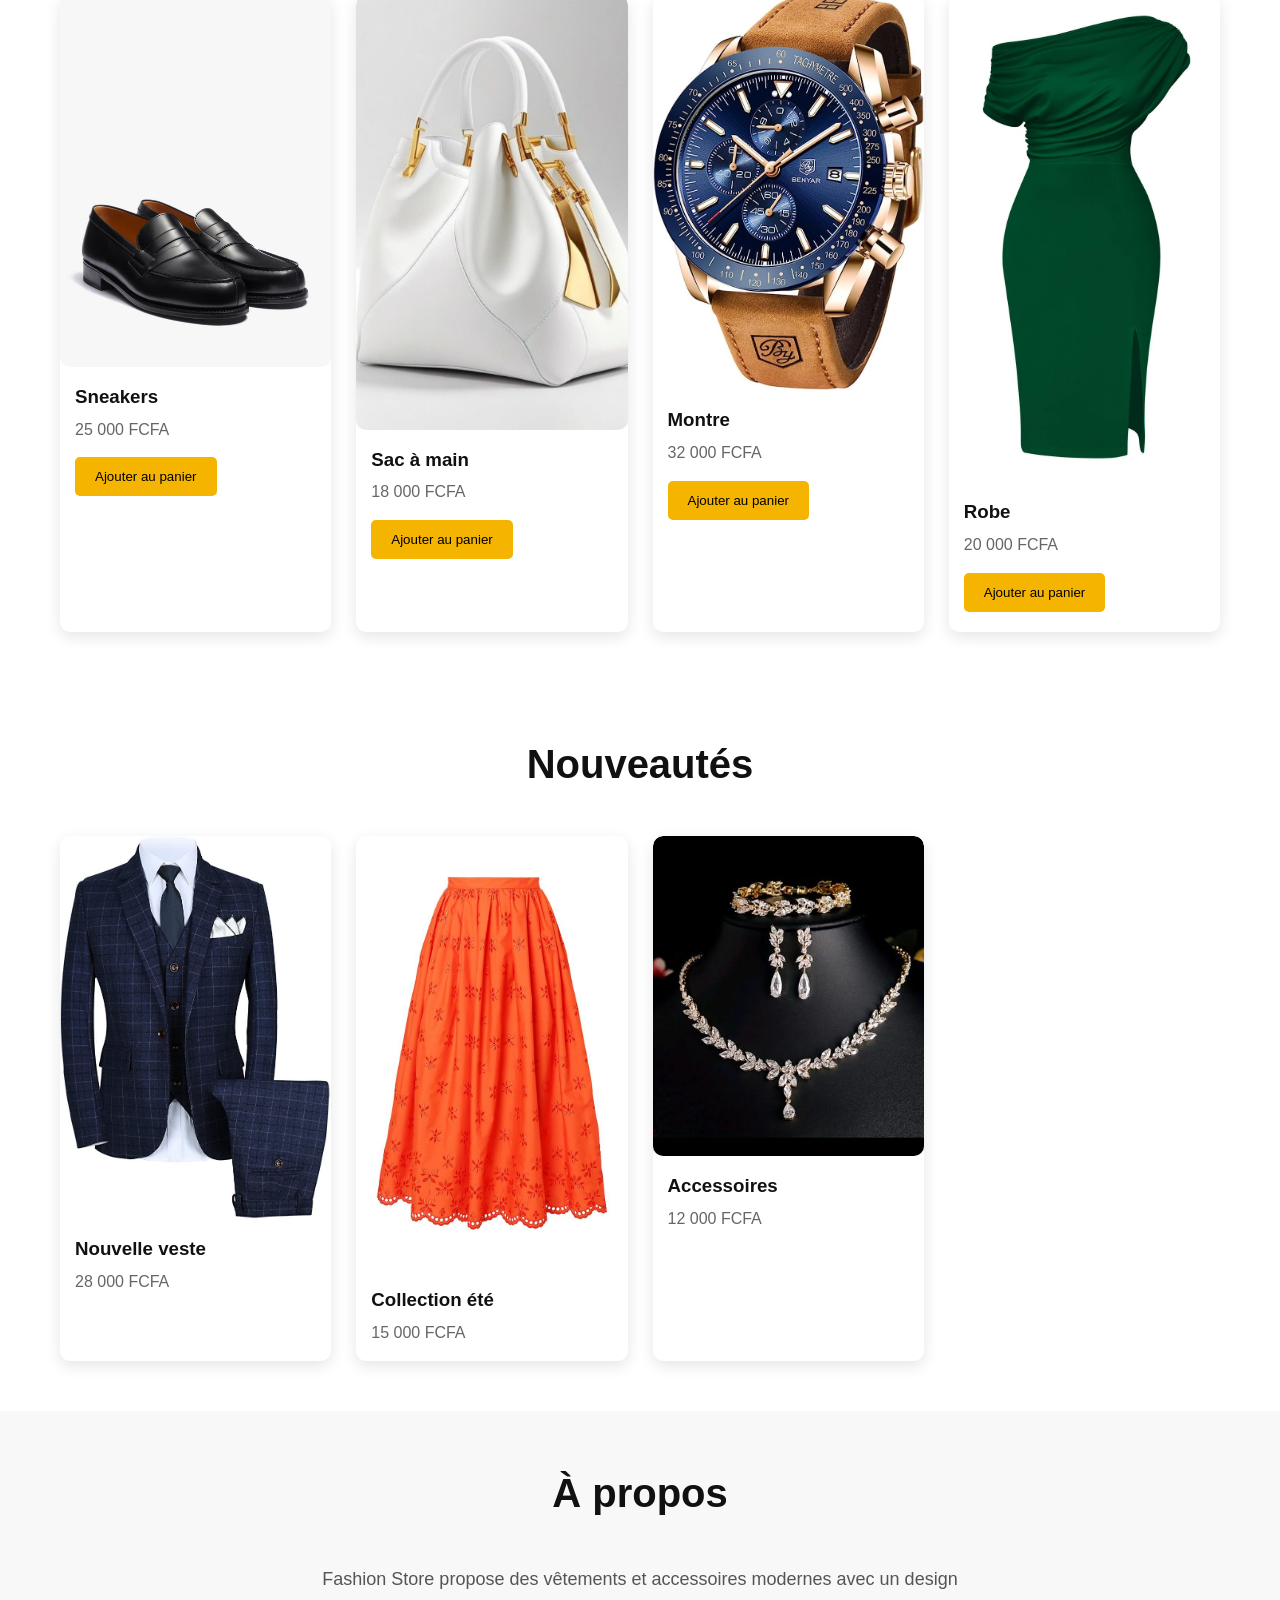
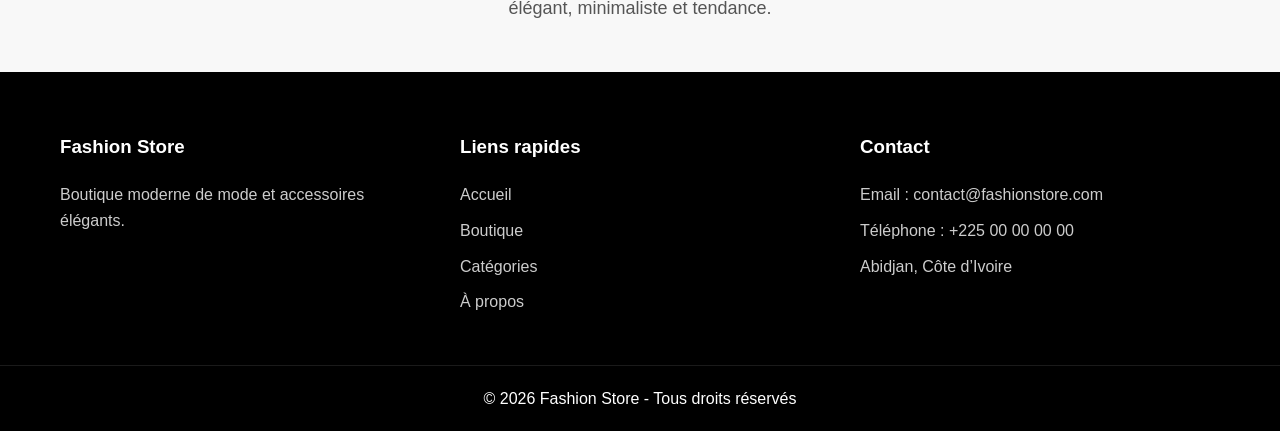
<file: fashionstore.html>
<!DOCTYPE html>
<html lang="fr">

<head>
  <meta charset="UTF-8">
  <meta name="viewport" content="width=device-width, initial-scale=1.0">

  <meta name="description"
    content="Fashion Store - Boutique moderne de vêtements et accessoires élégants">
    
  <meta name="theme-color" content="#000000">
  <meta name="author" content="Fashion Store">

  <title>Fashion Store</title>

  <!-- Favicon -->
  <link rel="icon" href="images/favicon.png">

  <!-- CSS -->
  <link rel="stylesheet" href="fashionstore.css">

  <!-- JavaScript -->
  <script src="fashionstore.js" defer></script>
</head>

<body>

  <!-- HEADER -->
  <header>

    <!-- LOGO -->
    <div class="logo">
      <h1>Fashion Store</h1>
    </div>

    <!-- MENU MOBILE -->
    <button class="menu-toggle" aria-label="Ouvrir le menu">
      ☰
    </button>

    <!-- NAVIGATION -->
    <nav class="nav">

      <ul>
        <li><a href="#accueil">Accueil</a></li>
        <li><a href="#categories">Catégories</a></li>
        <li><a href="#boutique">Boutique</a></li>
        <li><a href="#apropos">À propos</a></li>
      </ul>

    </nav>

    <!-- ICONES -->
    <div class="header-icons">

      <div class="search-box">
        <input type="text" placeholder="Recherche...">
      </div>

      <button class="cart-icon" aria-label="Panier">
        🛒
      </button>

      <button class="user-icon" aria-label="Profil utilisateur">
        👤
      </button>

    </div>

  </header>

  <!-- MAIN -->
  <main>

    <!-- HERO -->
    <section class="hero" id="accueil">

      <div class="hero-text">

        <h2>Découvrez Votre Style</h2>

        <p>
          Fashion Store propose des vêtements et accessoires modernes
          avec un style élégant et tendance.
        </p>

        <div class="hero-buttons">

          <button type="button">
            Acheter Maintenant
          </button>

          <button type="button">
            Explorer
          </button>

        </div>

      </div>

      <div class="hero-image">

        <img
          src="imagep/accueil.jpg"
          alt="Image principale du site Fashion Store"
          loading="lazy">

      </div>

    </section>

    <!-- CATEGORIES -->
<!-- CATEGORIES -->
<section class="categories-section" id="categories">

  <h2>Catégories</h2>

  <div class="categories">

    <!-- CARD -->
    <div class="category-card">

      <img
        src="imagep/vêtementhomm.jpg"
        alt="Hommes"
        loading="lazy">

      <h3>Hommes</h3>

      <p>Mode homme</p>

    </div>

    <!-- CARD -->
    <div class="category-card">

      <img
        src="imagep/robe.jpg"
        alt="Femmes"
        loading="lazy">

      <h3>Femmes</h3>

      <p>Mode femme</p>

    </div>

    <!-- CARD -->
    <div class="category-card">

      <img
        src="imagep/chaussure2.jpg"
        alt="Chaussures"
        loading="lazy">

      <h3>Chaussures</h3>

      <p>Style & confort</p>

    </div>

    <!-- CARD -->
    <div class="category-card">

      <img
        src="imagep/sac1.jpg"
        alt="Sacs"
        loading="lazy">

      <h3>Sacs</h3>

      <p>Accessoires</p>

    </div>

    </div>

    </section>
    <!-- PRODUITS -->
    <section class="products-section" id="boutique">

      <h2>Produits Populaires</h2>

      <div class="products">

        <!-- PRODUCT -->
        <div class="product-card">

          <img
            src="imagep/chaussure 1 (1).jpg"
            alt="Sneakers"
            loading="lazy">

          <h3>Sneakers</h3>

          <p>25 000 FCFA</p>

          <button type="button">
            Ajouter au panier
          </button>

        </div>

        <!-- PRODUCT -->
        <div class="product-card">

          <img
            src="imagep/sac2.jpg"
            alt="Sac à main"
            loading="lazy">

          <h3>Sac à main</h3>

          <p>18 000 FCFA</p>

          <button type="button">
            Ajouter au panier
          </button>

        </div>

        <!-- PRODUCT -->
        <div class="product-card">

          <img
            src="imagep/montre.jpg"
            alt="Montre élégante"
            loading="lazy">

          <h3>Montre</h3>

          <p>32 000 FCFA</p>

          <button type="button">
            Ajouter au panier
          </button>

        </div>

        <!-- PRODUCT -->
        <div class="product-card">

          <img
            src="imagep/robe2.jpg"
            alt="Robe tendance"
            loading="lazy">

          <h3>Robe</h3>

          <p>20 000 FCFA</p>

          <button type="button">
            Ajouter au panier
          </button>

        </div>

      </div>

    </section>

    <!-- NOUVEAUTES -->
    <section class="new-products-section">

      <h2>Nouveautés</h2>

      <div class="new-products">

        <!-- PRODUCT -->
        <div class="product-card">

          <img
            src="imagep/veste1.jpg"
            alt="Nouvelle veste"
            loading="lazy">

          <h3>Nouvelle veste</h3>

          <p>28 000 FCFA</p>

        </div>

        <!-- PRODUCT -->
        <div class="product-card">

          <img
            src="imagep/robesimple.jpg"
            alt="Collection été"
            loading="lazy">

          <h3>Collection été</h3>

          <p>15 000 FCFA</p>

        </div>

        <!-- PRODUCT -->
        <div class="product-card">

          <img
            src="imagep/veste2.jpg"
            alt="Accessoires modernes"
            loading="lazy">

          <h3>Accessoires</h3>

          <p>12 000 FCFA</p>

        </div>

      </div>

    </section>

    <!-- ABOUT -->
    <section class="about-section" id="apropos">

      <div class="about-text">

        <h2>À propos</h2>

        <p>
          Fashion Store propose des vêtements et accessoires modernes
          avec un design élégant, minimaliste et tendance.
        </p>

      </div>

    </section>

  </main>

  <!-- FOOTER -->
  <footer>

    <div class="footer-content">

      <!-- LOGO -->
      <div class="footer-logo">

        <h3>Fashion Store</h3>

        <p>
          Boutique moderne de mode et accessoires élégants.
        </p>

      </div>

      <!-- LIENS -->
      <div class="footer-links">

        <h3>Liens rapides</h3>

        <ul>

          <li><a href="#accueil">Accueil</a></li>
          <li><a href="#boutique">Boutique</a></li>
          <li><a href="#categories">Catégories</a></li>
          <li><a href="#apropos">À propos</a></li>

        </ul>

      </div>

      <!-- CONTACT -->
      <div class="footer-contact">

        <h3>Contact</h3>

        <ul>

          <li>Email : contact@fashionstore.com</li>

          <li>Téléphone : +225 00 00 00 00</li>

          <li>Abidjan, Côte d’Ivoire</li>

        </ul>

      </div>

    </div>

    <!-- COPYRIGHT -->
    <div class="copyright">

      <p>
        © 2026 Fashion Store - Tous droits réservés
      </p>

    </div>

  </footer>

  <!-- BOUTON RETOUR HAUT -->
  <button id="scrollTop" aria-label="Retour en haut">
    ↑
  </button>

</body>

</html>
</file>
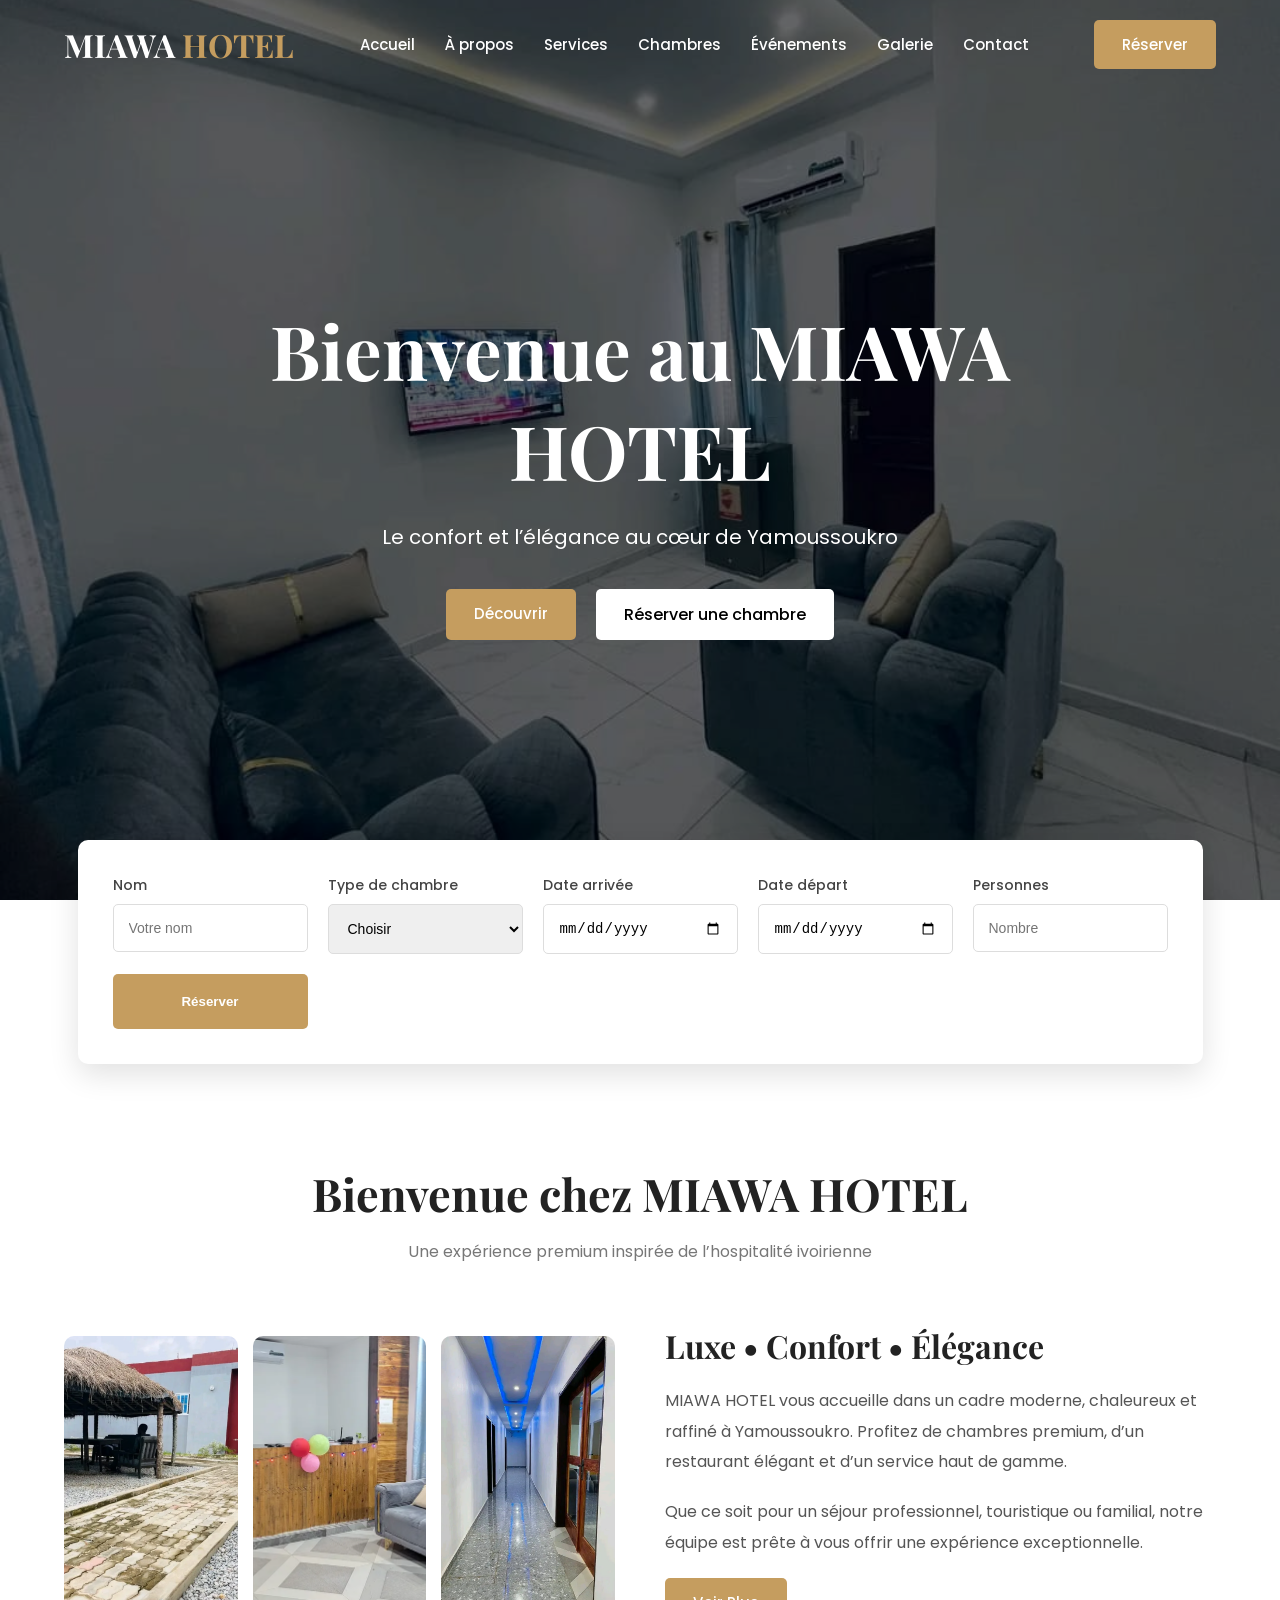
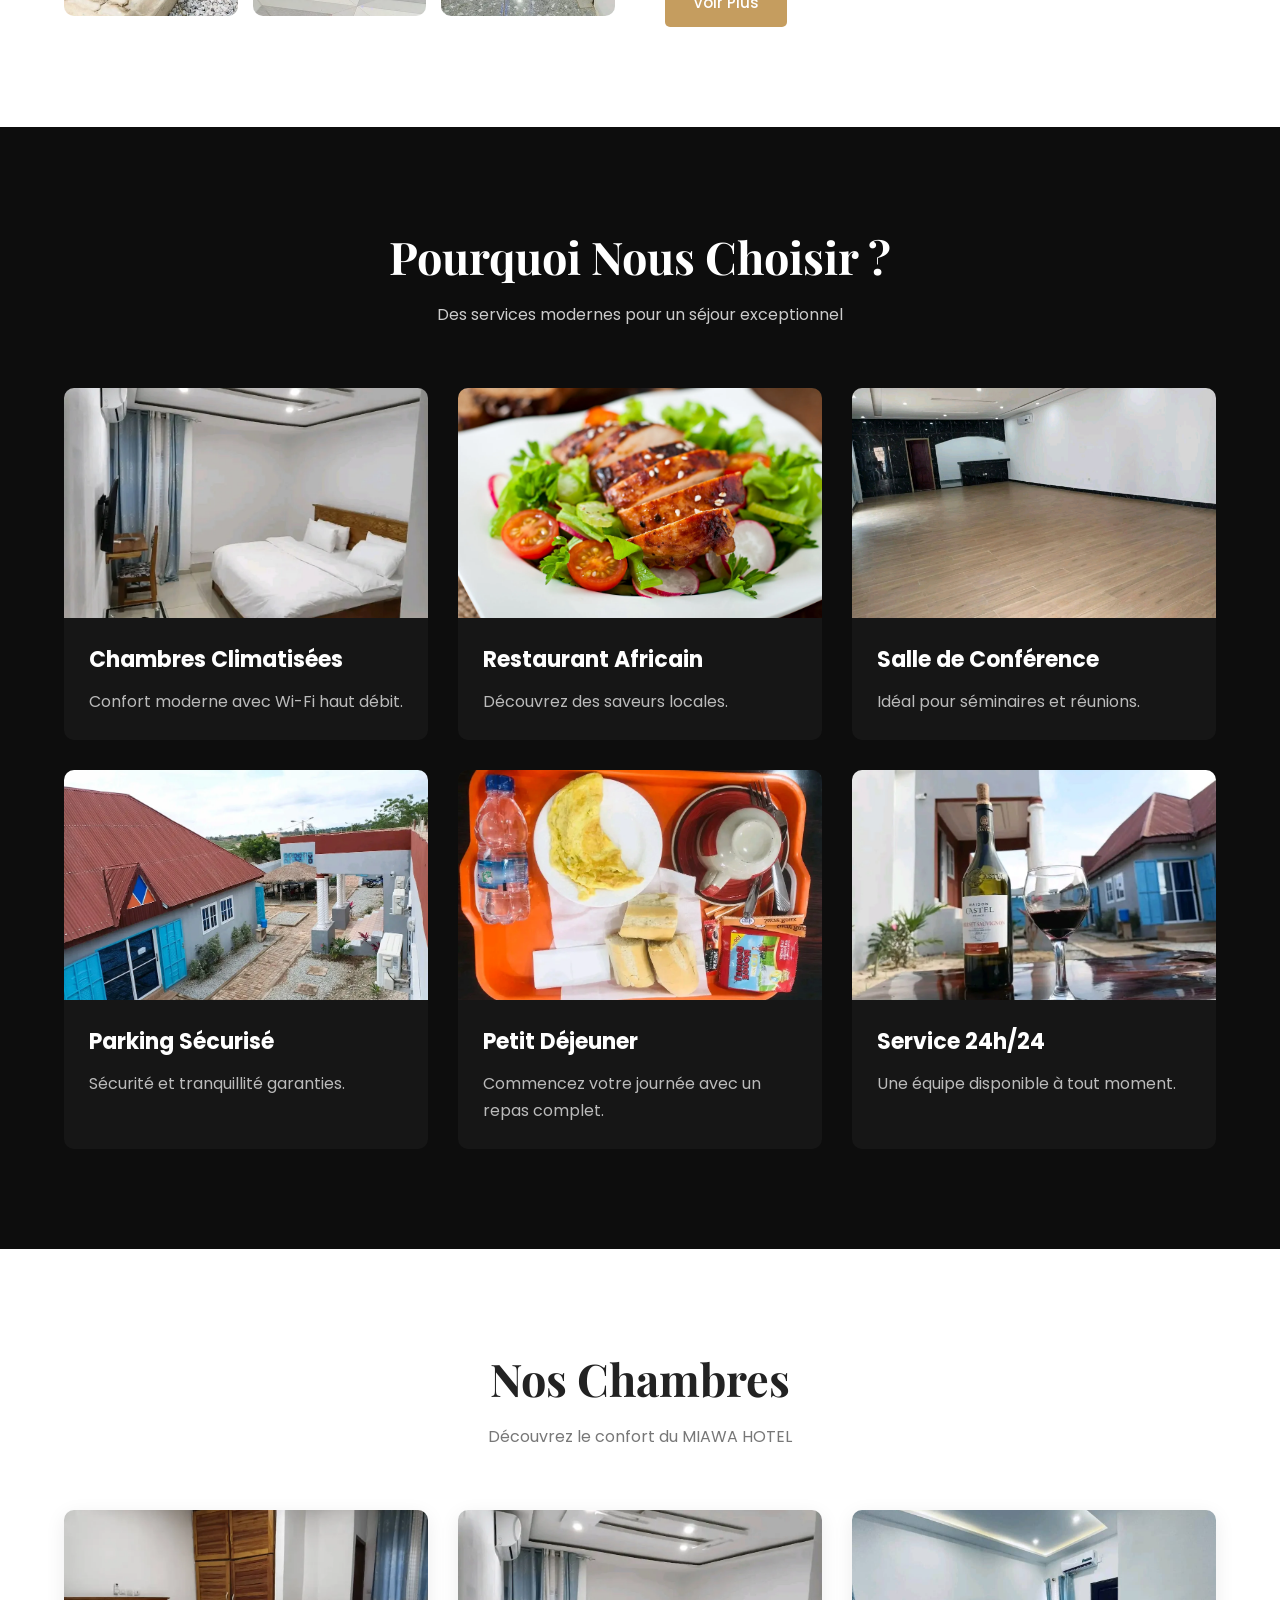
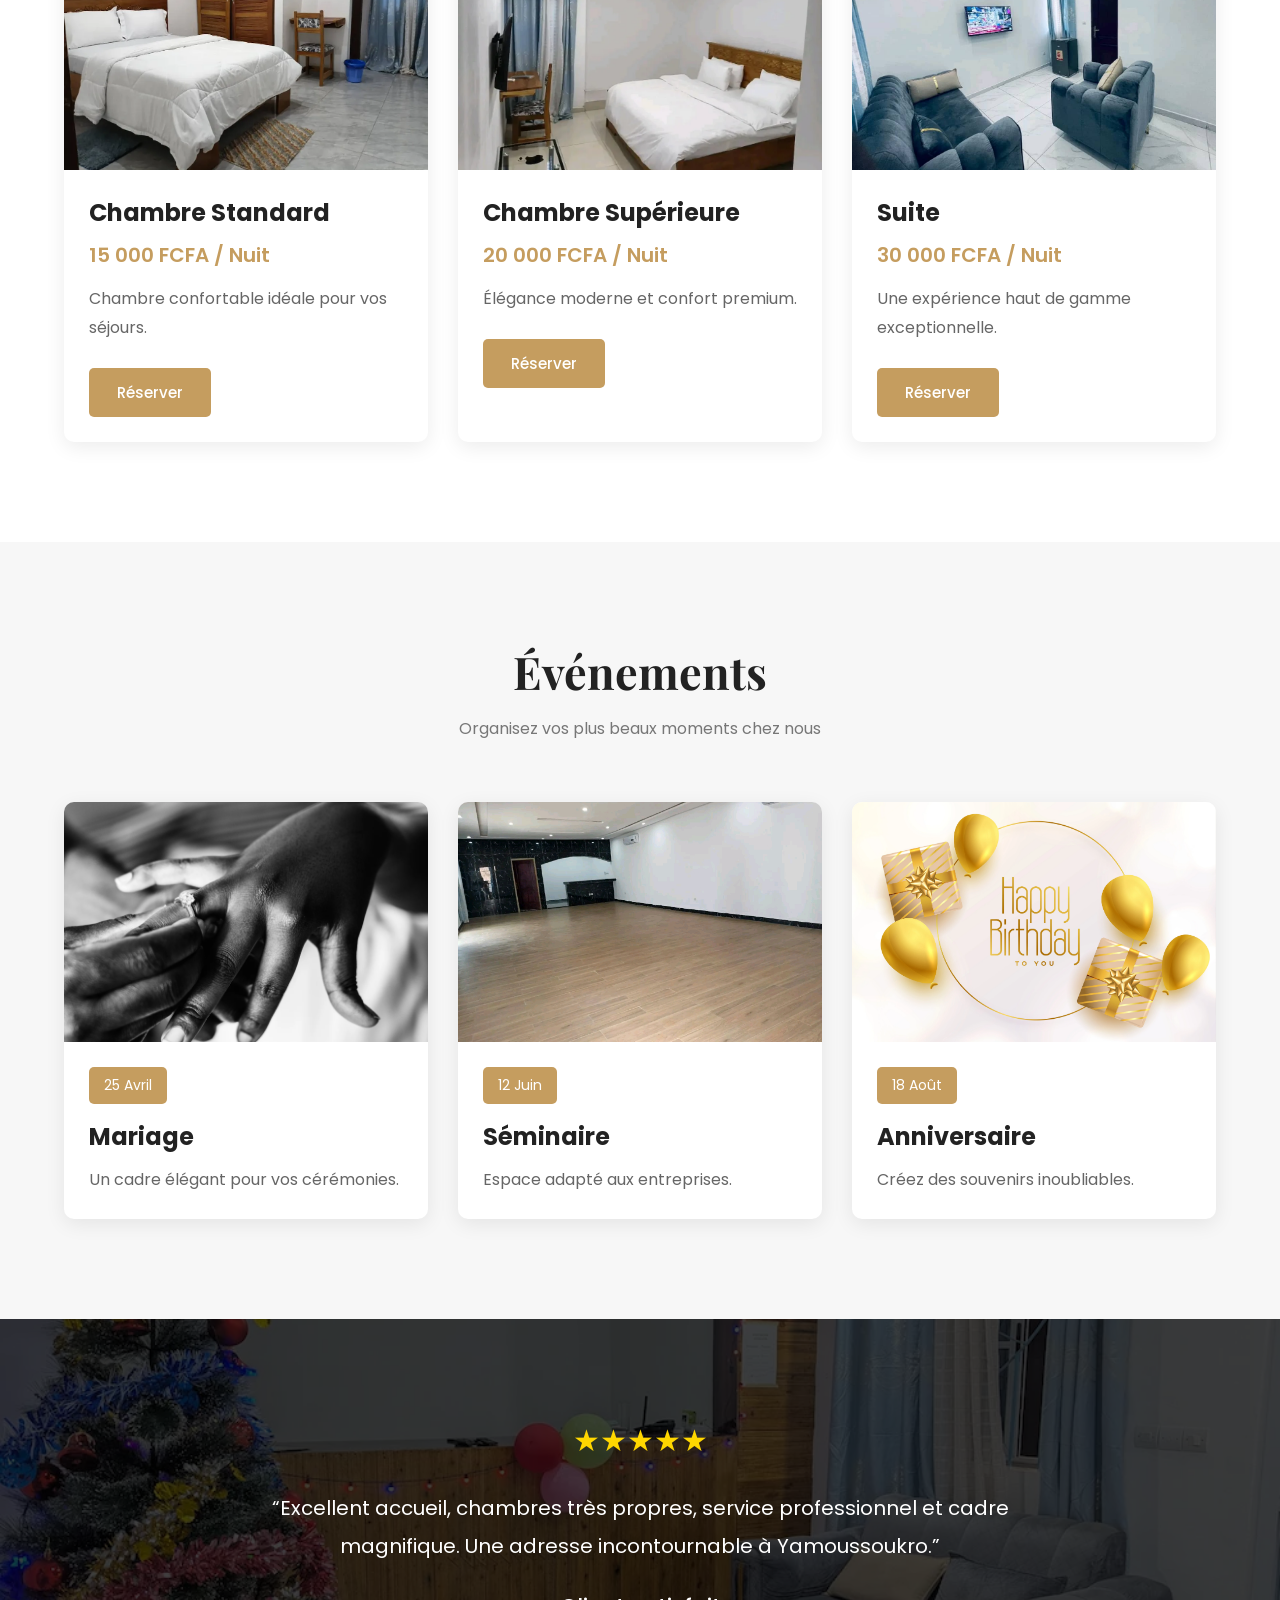
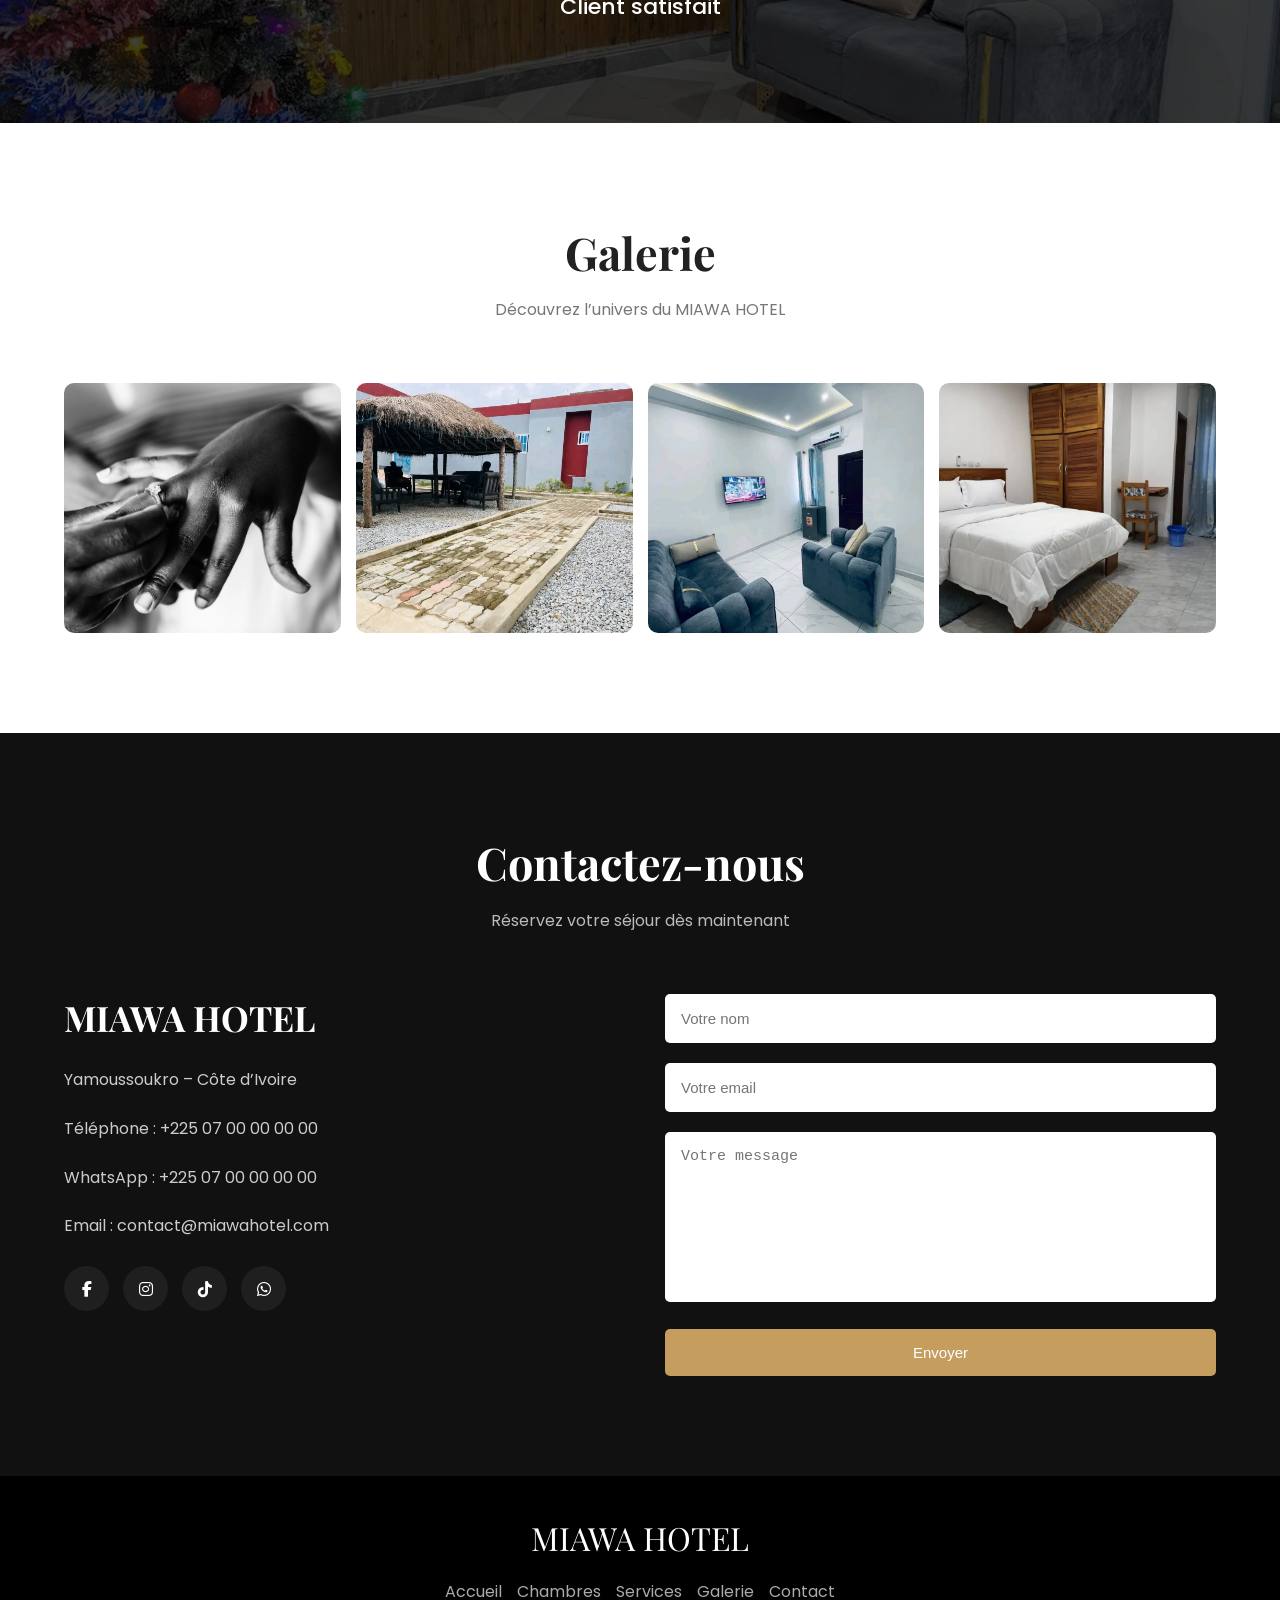
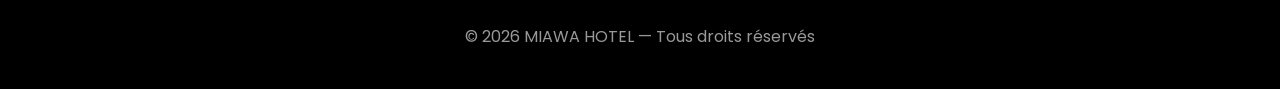
<file: miawahotel.html>
<!DOCTYPE html>
<html lang="fr">

<head>

    <meta charset="UTF-8">

    <meta name="viewport" content="width=device-width, initial-scale=1.0">

    <title>MIAWA HOTEL | Yamoussoukro</title>

    <!-- GOOGLE FONT -->

    <link
        href="https://fonts.googleapis.com/css2?family=Poppins:wght@300;400;500;600;700&family=Playfair+Display:wght@600;700&display=swap"
        rel="stylesheet">

    <!-- FONT AWESOME -->

    <link rel="stylesheet"
        href="https://cdnjs.cloudflare.com/ajax/libs/font-awesome/6.5.1/css/all.min.css">

    <!-- CSS -->

    <link rel="stylesheet" href="miawahotel.css">

</head>

<body>

    <!-- ========================= -->
    <!-- HEADER -->
    <!-- ========================= -->

    <header id="header">

        <div class="container navbar">

            <!-- LOGO -->

            <div class="logo">

                MIAWA <span>HOTEL</span>

            </div>

            <!-- HAMBURGER -->

            <div class="hamburger" id="hamburger">

                <span></span>

                <span></span>

                <span></span>

            </div>

            <!-- MENU -->

            <nav class="nav-links" id="navLinks">

                <a href="#home">Accueil</a>

                <a href="#about">À propos</a>

                <a href="#services">Services</a>

                <a href="#rooms">Chambres</a>

                <a href="#events">Événements</a>

                <a href="#gallery">Galerie</a>

                <a href="#contact">Contact</a>

            </nav>

            <!-- BUTTON -->

            <a href="#" class="btn">

                Réserver

            </a>

        </div>

    </header>

    <!-- ========================= -->
    <!-- HERO -->
    <!-- ========================= -->

    <section class="hero" id="home">

        <div class="overlay"></div>

        <div class="container hero-content">

            <h1>

                Bienvenue au MIAWA HOTEL

            </h1>

            <p>

                Le confort et l’élégance au cœur de Yamoussoukro

            </p>

            <div class="hero-buttons">

                <a href="#" class="btn">

                    Découvrir

                </a>

                <a href="#" class="btn-light">

                    Réserver une chambre

                </a>

            </div>

        </div>

    </section>

    <!-- ========================= -->
    <!-- BOOKING -->
    <!-- ========================= -->

    <section class="booking">

        <div class="container">

            <form class="booking-box">

                <div class="input-box">

                    <label>Nom</label>

                    <input type="text" placeholder="Votre nom">

                </div>

                <div class="input-box">

                    <label>Type de chambre</label>

                    <select>

                        <option>Choisir</option>

                        <option>Standard</option>

                        <option>Supérieure</option>

                        <option>Suite</option>

                    </select>

                </div>

                <div class="input-box">

                    <label>Date arrivée</label>

                    <input type="date">

                </div>

                <div class="input-box">

                    <label>Date départ</label>

                    <input type="date">

                </div>

                <div class="input-box">

                    <label>Personnes</label>

                    <input type="number" placeholder="Nombre">

                </div>

                <button type="submit">

                    Réserver

                </button>

            </form>

        </div>

    </section>

    <!-- ========================= -->
    <!-- ABOUT -->
    <!-- ========================= -->

    <section class="about section" id="about">

        <div class="container">

            <div class="section-title">

                <h2>

                    Bienvenue chez MIAWA HOTEL

                </h2>

                <p>

                    Une expérience premium inspirée de l’hospitalité ivoirienne

                </p>

            </div>

            <div class="about-content">

                <!-- IMAGES -->

                <div class="about-images">

                    <img src="imagep/espaceechange.webp" alt="">

                    <img src="imagep/miawareception.webp" alt="">

                    <img src="imagep/aller.webp" alt="">

                </div>

                <!-- TEXT -->

                <div class="about-text">

                    <h3>

                        Luxe • Confort • Élégance

                    </h3>

                    <p>

                        MIAWA HOTEL vous accueille dans un cadre moderne,
                        chaleureux et raffiné à Yamoussoukro.

                        Profitez de chambres premium, d’un restaurant élégant
                        et d’un service haut de gamme.

                    </p>

                    <p>

                        Que ce soit pour un séjour professionnel, touristique
                        ou familial, notre équipe est prête à vous offrir
                        une expérience exceptionnelle.

                    </p>

                    <a href="#" class="btn">

                        Voir Plus

                    </a>

                </div>

            </div>

        </div>

    </section>

    <!-- ========================= -->
    <!-- SERVICES -->
    <!-- ========================= -->

    <section class="services section" id="services">

        <div class="container">

            <div class="section-title">

                <h2>

                    Pourquoi Nous Choisir ?

                </h2>

                <p>

                    Des services modernes pour un séjour exceptionnel

                </p>

            </div>

            <div class="service-grid">

                <div class="service-card">

                    <img src="imagep/miawachambre supérieur.webp" alt="">

                    <div class="service-content">

                        <h3>

                            Chambres Climatisées

                        </h3>

                        <p>

                            Confort moderne avec Wi-Fi haut débit.

                        </p>

                    </div>

                </div>

                <div class="service-card">

                    <img src="imageex/rest1 (2).webp" alt="">

                    <div class="service-content">

                        <h3>

                            Restaurant Africain

                        </h3>

                        <p>

                            Découvrez des saveurs locales.

                        </p>

                    </div>

                </div>

                <div class="service-card">

                    <img src="imagep/salle.jpeg" alt="">

                    <div class="service-content">

                        <h3>

                            Salle de Conférence

                        </h3>

                        <p>

                            Idéal pour séminaires et réunions.

                        </p>

                    </div>

                </div>

                <div class="service-card">

                    <img src="imagep/miawa espace2.webp" alt="">

                    <div class="service-content">

                        <h3>

                            Parking Sécurisé

                        </h3>

                        <p>

                            Sécurité et tranquillité garanties.

                        </p>

                    </div>

                </div>

                <div class="service-card">

                    <img src="imagep/dejeuner.webp" alt="">

                    <div class="service-content">

                        <h3>

                            Petit Déjeuner

                        </h3>

                        <p>

                            Commencez votre journée avec un repas complet.

                        </p>

                    </div>

                </div>

                <div class="service-card">

                    <img src="imagep/vin.webp" alt="">

                    <div class="service-content">

                        <h3>

                            Service 24h/24

                        </h3>

                        <p>

                            Une équipe disponible à tout moment.

                        </p>

                    </div>

                </div>

            </div>

        </div>

    </section>

    <!-- ========================= -->
    <!-- ROOMS -->
    <!-- ========================= -->

    <section class="rooms section" id="rooms">

        <div class="container">

            <div class="section-title">

                <h2>

                    Nos Chambres

                </h2>

                <p>

                    Découvrez le confort du MIAWA HOTEL

                </p>

            </div>

            <div class="room-grid">

                <div class="room-card">

                    <img src="imagep/miawachambre standard.webp" alt="">

                    <div class="room-content">

                        <h3>

                            Chambre Standard

                        </h3>

                        <div class="price">

                            15 000 FCFA / Nuit

                        </div>

                        <p>

                            Chambre confortable idéale pour vos séjours.

                        </p>

                        <a href="#" class="btn">

                            Réserver

                        </a>

                    </div>

                </div>

                <div class="room-card">

                    <img src="imagep/miawachambre supérieur.webp" alt="">

                    <div class="room-content">

                        <h3>

                            Chambre Supérieure

                        </h3>

                        <div class="price">

                            20 000 FCFA / Nuit

                        </div>

                        <p>

                            Élégance moderne et confort premium.

                        </p>

                        <a href="#" class="btn">

                            Réserver

                        </a>

                    </div>

                </div>

                <div class="room-card">

                    <img src="imagep/suite (1).jpeg" alt="">

                    <div class="room-content">

                        <h3>

                            Suite

                        </h3>

                        <div class="price">

                            30 000 FCFA / Nuit

                        </div>

                        <p>

                            Une expérience haut de gamme exceptionnelle.

                        </p>

                        <a href="#" class="btn">

                            Réserver

                        </a>

                    </div>

                </div>

            </div>

        </div>

    </section>

    <!-- ========================= -->
    <!-- EVENTS -->
    <!-- ========================= -->

    <section class="events section" id="events">

        <div class="container">

            <div class="section-title">

                <h2>

                    Événements

                </h2>

                <p>

                    Organisez vos plus beaux moments chez nous

                </p>

            </div>

            <div class="event-grid">

                <div class="event-card">

                    <img src="imagep/mariage.webp" alt="">

                    <div class="event-content">

                        <div class="event-date">

                            25 Avril

                        </div>

                        <h3>

                            Mariage

                        </h3>

                        <p>

                            Un cadre élégant pour vos cérémonies.

                        </p>

                    </div>

                </div>

                <div class="event-card">

                    <img src="imagep/salle.jpeg" alt="">

                    <div class="event-content">

                        <div class="event-date">

                            12 Juin

                        </div>

                        <h3>

                            Séminaire

                        </h3>

                        <p>

                            Espace adapté aux entreprises.

                        </p>

                    </div>

                </div>

                <div class="event-card">

                    <img src="imagep/anniversaire (1).webp" alt="">

                    <div class="event-content">

                        <div class="event-date">

                            18 Août

                        </div>

                        <h3>

                            Anniversaire

                        </h3>

                        <p>

                            Créez des souvenirs inoubliables.

                        </p>

                    </div>

                </div>

            </div>

        </div>

    </section>

    <!-- ========================= -->
    <!-- TESTIMONIAL -->
    <!-- ========================= -->

    <section class="testimonial section">

        <div class="overlay"></div>

        <div class="container testimonial-content">

            <div class="stars">

                ★★★★★

            </div>

            <p>

                “Excellent accueil, chambres très propres,
                service professionnel et cadre magnifique.
                Une adresse incontournable à Yamoussoukro.”

            </p>

            <h4>

                Client satisfait

            </h4>

        </div>

    </section>

    <!-- ========================= -->
    <!-- GALLERY -->
    <!-- ========================= -->

    <section class="gallery section" id="gallery">

        <div class="container">

            <div class="section-title">

                <h2>

                    Galerie

                </h2>

                <p>

                    Découvrez l’univers du MIAWA HOTEL

                </p>

            </div>

            <div class="gallery-grid">

                <img src="imagep/mariage.webp" alt="">

                <img src="imagep/espaceechange.webp" alt="">

                <img src="imagep/suite (1).jpeg" alt="">

                <img src="imagep/miawachambre standard.webp" alt="">

            </div>

        </div>

    </section>

    <!-- ========================= -->
    <!-- CONTACT -->
    <!-- ========================= -->

    <section class="contact section" id="contact">

        <div class="container">

            <div class="section-title">

                <h2>

                    Contactez-nous

                </h2>

                <p>

                    Réservez votre séjour dès maintenant

                </p>

            </div>

            <div class="contact-wrapper">

                <div class="contact-info">

                    <h3>

                        MIAWA HOTEL

                    </h3>

                    <p>

                        Yamoussoukro – Côte d’Ivoire

                    </p>

                    <p>

                        Téléphone :
                        +225 07 00 00 00 00

                    </p>

                    <p>

                        WhatsApp :
                        +225 07 00 00 00 00

                    </p>

                    <p>

                        Email :
                        contact@miawahotel.com

                    </p>

                    <div class="contact-socials">

                        <a href="#">

                            <i class="fab fa-facebook-f"></i>

                        </a>

                        <a href="#">

                            <i class="fab fa-instagram"></i>

                        </a>

                        <a href="#">

                            <i class="fab fa-tiktok"></i>

                        </a>

                        <a href="#">

                            <i class="fab fa-whatsapp"></i>

                        </a>

                    </div>

                </div>

                <form class="contact-form">

                    <input type="text" placeholder="Votre nom">

                    <input type="email" placeholder="Votre email">

                    <textarea placeholder="Votre message"></textarea>

                    <button type="submit">

                        Envoyer

                    </button>

                </form>

            </div>

        </div>

    </section>

    <!-- ========================= -->
    <!-- FOOTER -->
    <!-- ========================= -->

    <footer>

        <div class="container footer-content">

            <div class="footer-logo">

                MIAWA HOTEL

            </div>

            <div class="footer-links">

                <a href="#">Accueil</a>

                <a href="#">Chambres</a>

                <a href="#">Services</a>

                <a href="#">Galerie</a>

                <a href="#">Contact</a>

            </div>

            <p>

                © 2026 MIAWA HOTEL —
                Tous droits réservés

            </p>

        </div>

    </footer>

    <!-- ========================= -->
    <!-- JS -->
    <!-- ========================= -->

    <script src="miawahotel.js"></script>

</body>

</html>
</file>
<file: accueilhns.css>
/* ========================= */
/* RESET GLOBAL */
/* ========================= */
*{
    margin:0;
    padding:0;
    box-sizing:border-box;
    font-family:'Poppins',sans-serif;
    scroll-behavior:smooth;
}
a{
    text-decoration:none;
}

html,
body{
    width:100%;
    overflow-x:hidden;
}
section{
    scroll-margin-top:100px;
}
html{
    scroll-behavior:smooth;
}

body{
    background: linear-gradient(135deg,#06111d,#0b1b2b,#0f223a);
    color:white;
    overflow-x:hidden;
}

/* IMAGES & MEDIA */
img{
    max-width:100%;
    display:block;
}

video{
    max-width:100%;
}

/* ========================= */
/* ANIMATION SCROLL */
/* ========================= */
.section,
.card,
.hero-content,
.contact,
.grid,
.info,
.form,
.project-card{
    opacity:0;
    transform: translateY(40px);
    transition: all 0.8s ease;
}

.show{
    opacity:1;
    transform: translateY(0);
}

/* ========================= */
/* HEADER */
/* ========================= */
.header{
    position:fixed;
    top:0;
    left:0;
    width:100%;
    display:flex;
    justify-content:space-between;
    align-items:center;
    padding:15px 50px;
    background: rgba(10,20,40,0.85);
    backdrop-filter: blur(12px);
    z-index:1000;
    border-bottom:1px solid rgba(255,255,255,0.05);
}

/* LOGO */
.logo{
    font-size:20px;
    font-weight:700;
    color:#ffd700;
    letter-spacing:1px;
}

/* NAV */
.nav ul{
    display:flex;
    list-style:none;
    gap:25px;
}

.nav ul li a{
    color:white;
    text-decoration:none;
    font-size:14px;
    position:relative;
    transition:0.3s;
}

/* HOVER MENU */
.nav ul li a::after{
    content:"";
    position:absolute;
    bottom:-5px;
    left:0;
    width:0%;
    height:2px;
    background:#ffd700;
    transition:0.3s;
}

.nav ul li a:hover{
    color:#ffd700;
    transform: translateY(-2px);
}

.nav ul li a:hover::after{
    width:100%;
}

/* BUTTON DEVIS */
.btn-devis{
    background: linear-gradient(45deg,#ffd700,#ffb700);
    padding:10px 18px;
    border-radius:25px;
    color:black;
    text-decoration:none;
    font-weight:600;
    transition:0.3s;
    white-space:nowrap;
}

.btn-devis:hover{
    transform:scale(1.05);
    box-shadow:0 0 20px rgba(255,215,0,0.4);
}

/* HAMBURGER */
.menu-toggle{
    display:none;
    font-size:30px;
    cursor:pointer;
    transition:0.3s;
}

.menu-toggle:hover{
    transform:rotate(90deg);
    color:#ffd700;
}

/* ========================= */
/* HERO */
/* ========================= */
.hero{
    min-height:90vh;
    display:flex;
    align-items:center;
    justify-content:center;
    text-align:center;
    padding:100px 20px 70px;
    background: radial-gradient(circle at top,#142b4f,#0b1b2b);
}

.hero-content{
    width:100%;
    max-width:900px;
    margin:auto;
}

.hero-content h1{
    font-size:42px;
    line-height:1.25;
    word-break:break-word;
    margin-bottom:20px;
}

.hero-content p{
    opacity:0.85;
    max-width:700px;
    margin:auto;
    line-height:1.8;
}

/* BUTTONS HERO */
.hero-buttons{
    margin-top:25px;
    display:flex;
    justify-content:center;
    gap:15px;
    flex-wrap:wrap;
}

.btn{
    background: linear-gradient(45deg,#ffd700,#ffcc33);
    padding:12px 22px;
    color:black;
    border-radius:30px;
    text-decoration:none;
    font-weight:600;
    transition:0.3s;
    text-align:center;
}

.btn:hover{
    transform:translateY(-3px);
    box-shadow:0 10px 20px rgba(255,215,0,0.2);
}

.btn-whatsapp{
    background: linear-gradient(45deg,#25d366,#1ebc5b);
    color:white;
}

/* ========================= */
/* SECTIONS */
/* ========================= */
.section{
    padding:100px 50px;
    text-align:center;
    width:100%;
    max-width:100%;
}
/* ========================= */
/* MY PROFILE */
/* ========================= */

.profile-section{
    background:#111;
    color:#fff;
}

.profile-container{
    display:grid;
    grid-template-columns:1fr 1.2fr;
    gap:60px;
    align-items:center;
    margin-top:50px;
}

.profile-image{
    width:100%;
}

.profile-image img{
    width:100%;
    border-radius:25px;
    object-fit:cover;
    border:4px solid #C8A97E;
    box-shadow:0 15px 40px rgba(0,0,0,0.4);
}

.profile-content h3{
    font-size:42px;
    margin:15px 0;
    color:#C8A97E;
}

.profile-badge{
    display:inline-block;
    padding:10px 18px;
    background:#C8A97E;
    color:#111;
    border-radius:30px;
    font-size:14px;
    font-weight:600;
}

.profile-text{
    margin-bottom:20px;
    color:#ddd;
    line-height:1.8;
}

.profile-info{
    display:grid;
    grid-template-columns:repeat(2,1fr);
    gap:20px;
    margin-top:30px;
}

.profile-box{
    background:#1b1b1b;
    padding:20px;
    border-radius:18px;
    display:flex;
    align-items:center;
    gap:15px;
    transition:0.3s;
}

.profile-box:hover{
    transform:translateY(-5px);
    background:#222;
}

.profile-box i{
    font-size:22px;
    color:#C8A97E;
}

.profile-box span{
    font-size:15px;
    color:#fff;
}

.profile-btn{
    display:inline-block;
    margin-top:35px;
    padding:15px 30px;
    background:#C8A97E;
    color:#111;
    border-radius:40px;
    font-weight:600;
    transition:0.3s;
}

.profile-btn:hover{
    background:#fff;
}

/* RESPONSIVE */

@media(max-width:900px){

    .profile-container{
        grid-template-columns:1fr;
    }

    .profile-content h3{
        font-size:32px;
    }

    .profile-info{
        grid-template-columns:1fr;
    }

}

.section h2{
    font-size:32px;
    margin-bottom:40px;
    color:#ffd700;
    position:relative;
}

.section h2::after{
    content:"";
    width:60px;
    height:3px;
    background:#ffd700;
    display:block;
    margin:10px auto;
}

/* DARK SECTION */
.dark{
    background: rgba(255,255,255,0.03);
}

/* ========================= */
/* GRID & CARDS */
/* ========================= */
.grid{
    display:grid;
    grid-template-columns:repeat(auto-fit,minmax(220px,1fr));
    gap:25px;
    width:100%;
}

/* CARDS */
.card{
    background: rgba(255,255,255,0.05);
    padding:25px;
    border-radius:15px;
    transition:0.4s;
    border:1px solid rgba(255,255,255,0.05);
    cursor:pointer;
    backdrop-filter: blur(5px);
    text-decoration:none;
    color:white;
    width:100%;
}

.card:hover{
    transform: translateY(-10px) scale(1.03);
    background: rgba(255,215,0,0.08);
    box-shadow:0 15px 40px rgba(0,0,0,0.4);
}

/* ICONS */
.card i{
    font-size:28px;
    color:#ffd700;
    margin-bottom:10px;
}

/* ========================= */
/* PROJECTS */
/* ========================= */
.projects-grid{
    display:grid;
    grid-template-columns:repeat(auto-fit,minmax(320px,1fr));
    gap:30px;
    margin-top:40px;
    width:100%;
}

.project-card{
    background: rgba(255,255,255,0.05);
    border-radius:20px;
    overflow:hidden;
    transition:0.4s;
    border:1px solid rgba(255,255,255,0.05);
    backdrop-filter: blur(10px);
    width:100%;
}

.project-card:hover{
    transform:translateY(-10px);
    box-shadow:0 15px 40px rgba(0,0,0,0.4);
}

.project-card img{
    width:100%;
    height:220px;
    object-fit:cover;
}

.project-content{
    padding:25px;
    text-align:left;
}

.project-content h3{
    margin-bottom:12px;
    color:#ffd700;
    font-size:22px;
}

.project-content p{
    opacity:0.85;
    line-height:1.6;
    margin-bottom:20px;
}

/* BUTTON PROJECT */
.project-btn{
    display:inline-block;
    background: linear-gradient(45deg,#ffd700,#ffb700);
    padding:12px 22px;
    border-radius:30px;
    color:black;
    text-decoration:none;
    font-weight:600;
    transition:0.3s;
    text-align:center;
}

.project-btn:hover{
    transform:scale(1.05);
    box-shadow:0 10px 20px rgba(255,215,0,0.25);
}

/* ========================= */
/* CONTACT */
/* ========================= */
.contact{
    display:flex;
    justify-content:space-between;
    flex-wrap:wrap;
    gap:30px;
    width:100%;
}

.info p{
    margin-bottom:10px;
    opacity:0.85;
    line-height:1.6;
}

/* FORM */
.form{
    display:flex;
    flex-direction:column;
    gap:12px;
    width:320px;
    max-width:100%;
}

.form input,
.form textarea{
    padding:12px;
    border:none;
    border-radius:8px;
    outline:none;
    background:white;
    width:100%;
    font-size:16px;
}

.form textarea{
    min-height:120px;
    resize:none;
}

.form button{
    background: linear-gradient(45deg,#ffd700,#ffb700);
    padding:12px;
    border:none;
    border-radius:8px;
    cursor:pointer;
    font-weight:600;
    transition:0.3s;
    width:100%;
}

.form button:hover{
    transform:scale(1.05);
}

/* ========================= */
/* FOOTER */
/* ========================= */
footer{
    text-align:center;
    padding:30px 20px;
    background:#06111d;
    opacity:0.8;
    line-height:1.6;
}

/* ========================= */
/* WHATSAPP */
/* ========================= */
.whatsapp{
    position:fixed;
    bottom:20px;
    right:20px;
    width:60px;
    height:60px;
    background:#25d366;
    border-radius:50%;
    color:white;
    font-size:26px;
    box-shadow:0 0 20px rgba(0,0,0,0.3);
    transition:0.3s;
    z-index:999;

    display:flex;
    align-items:center;
    justify-content:center;
}

.whatsapp:hover{
    transform:scale(1.1);
}

/* ========================= */
/* RESPONSIVE TABLET */
/* ========================= */
@media(max-width:992px){

    .section{
        padding:90px 30px;
    }

    .header{
        padding:15px 30px;
    }

    .hero-content h1{
        font-size:36px;
    }

}

/* ========================= */
/* RESPONSIVE MOBILE */
/* ========================= */
@media(max-width:768px){

    .menu-toggle{
        display:block;
    }

    .nav{
        display:none;
        position:absolute;
        top:70px;
        left:0;
        width:100%;
        background: rgba(10,20,40,0.95);
        backdrop-filter: blur(10px);
        padding:20px;
        z-index:999;
    }

    .nav.active{
        display:block;
    }

    .nav ul{
        flex-direction:column;
        gap:15px;
    }

    .nav ul li a{
        display:block;
        padding:10px 0;
        font-size:16px;
    }

    .header{
        padding:15px 20px;
    }

    .hero{
        min-height:auto;
        padding:105px 20px 60px;
    }

    .hero-content{
        padding-top:10px;
    }

    .hero-content h1{
        font-size:30px;
        line-height:1.3;
    }

    .hero-content p{
        font-size:14px;
    }

    .section{
        padding:80px 20px;
    }

    .section h2{
        font-size:26px;
    }

    .contact{
        flex-direction:column;
        align-items:center;
    }

    .form{
        width:100%;
    }

    .projects-grid{
        grid-template-columns:1fr;
    }

    .project-card img{
        height:200px;
    }

    .project-content{
        padding:20px;
    }

    .project-content h3{
        font-size:20px;
    }

    .project-content p{
        font-size:14px;
    }

    .card{
        padding:20px;
    }

}

/* ========================= */
/* SMALL MOBILE */
/* ========================= */
@media(max-width:480px){

    .hero{
        padding:95px 15px 50px;
    }

    .hero-content h1{
        font-size:24px;
    }

    .section h2{
        font-size:22px;
    }

    .btn,
    .btn-devis,
    .project-btn{
        width:100%;
        text-align:center;
    }

    .hero-buttons{
        flex-direction:column;
    }

    .logo{
        font-size:18px;
    }

}

/* ========================= */
/* EXTRA SMALL DEVICES */
/* ========================= */
@media(max-width:360px){

    .hero-content h1{
        font-size:21px;
    }

    .section h2{
        font-size:20px;
    }

    .logo{
        font-size:17px;
    }

    .header{
        padding:12px 15px;
    }

    .hero-content p{
        font-size:13px;
    }

}
</file>
<file: accueil.css>
/* ===================== */
/* RESET & BASE */
/* ===================== */
* {
    margin: 0;
    padding: 0;
    box-sizing: border-box;
    scroll-behavior: smooth;
}

body {
    font-family: 'Poppins', sans-serif;
    background: #fff8f5;
    color: #2b2b2b;
    overflow-x: hidden;
    padding-top: 90px; /* FIX HEADER FIXED */
}

/* ===================== */
/* VARIABLES */
/* ===================== */
:root {
    --bordeaux: #7b1e3a;
    --rose: #f7c6c7;
    --beige: #f5e6d3;
    --dark: #2b2b2b;
    --white: #ffffff;
}

/* ===================== */
/* HEADER */
/* ===================== */
.header {
    width: 100%;
    display: flex;
    justify-content: space-between;
    align-items: center;
    padding: 20px 60px;
    background: var(--white);
    position: fixed;
    top: 0;
    left: 0;
    z-index: 1000;
}

.header.sticky {
    box-shadow: 0 5px 20px rgba(0,0,0,0.08);
}

.logo {
    font-size: 24px;
    font-weight: 700;
    color: var(--bordeaux);
}

/* NAV DESKTOP */
.nav ul {
    display: flex;
    list-style: none;
    gap: 25px;
}

.nav ul li a {
    text-decoration: none;
    color: var(--dark);
    font-weight: 500;
    transition: 0.3s;
}

.nav ul li a:hover {
    color: var(--bordeaux);
}

/* BUTTON */
.btn-commande a {
    background: var(--bordeaux);
    color: white;
    padding: 10px 18px;
    border-radius: 30px;
    text-decoration: none;
}

/* HAMBURGER */
.menu-toggle {
    display: none;
    font-size: 32px;
    cursor: pointer;
    color: var(--bordeaux);
    z-index: 3000;
}

/* ===================== */
/* HERO */
/* ===================== */
.hero {
    min-height: 90vh;
    background: linear-gradient(rgba(0,0,0,0.45), rgba(0,0,0,0.45)),
    url('image/1278956-cake-1253849_1920.webp') center/cover no-repeat;
    display: flex;
    justify-content: center;
    align-items: center;
    text-align: center;
    color: white;
    padding: 120px 20px 60px;
}

.hero-content h1 {
    font-size: 48px;
}

.hero-content p {
    font-size: 18px;
    margin-top: 15px;
}

.hero-buttons {
    display: flex;
    gap: 15px;
    justify-content: center;
    margin-top: 30px;
    flex-wrap: wrap;
}

.btn {
    padding: 12px 24px;
    border-radius: 30px;
    background: var(--bordeaux);
    color: white;
    text-decoration: none;
}

.btn-outline {
    background: transparent;
    border: 2px solid white;
}

/* ===================== */
/* SECTIONS */
/* ===================== */
section {
    padding: 80px 60px;
    text-align: center;
}

h2 {
    font-size: 32px;
    margin-bottom: 40px;
    color: var(--bordeaux);
}

/* ===================== */
/* GRIDS */
/* ===================== */
.produits-container,
.services-container,
.avis-container,
.avantages-container {
    display: grid;
    gap: 20px;
}

/* PRODUITS */
.produits-container {
    grid-template-columns: repeat(auto-fit, minmax(220px, 1fr));
}

.produit-card {
    background: white;
    padding: 15px;
    border-radius: 15px;
    box-shadow: 0 5px 20px rgba(0,0,0,0.05);
    transition: 0.3s;
}

.produit-card:hover {
    transform: translateY(-5px);
}

.produit-card img {
    width: 100%;
    height: 220px;
    object-fit: cover;
    border-radius: 10px;
}

.produit-card button {
    padding: 10px 18px;
    border: none;
    background: var(--bordeaux);
    color: white;
    border-radius: 20px;
}

/* SERVICES */
.service {
    background: var(--beige);
    padding: 20px;
    border-radius: 12px;
}

/* AVANTAGES */
.avantages-container div {
    background: var(--rose);
    padding: 20px;
    border-radius: 12px;
}

/* AVIS */
.avis-card {
    background: white;
    padding: 20px;
    border-radius: 15px;
}

/* GALERIE */
.galerie-container {
    display: grid;
    grid-template-columns: repeat(auto-fit, minmax(250px, 1fr));
    gap: 15px;
}

.galerie-container img {
    width: 100%;
    height: 250px;
    object-fit: cover;
    border-radius: 10px;
}

/* FOOTER */
.footer {
    background: var(--bordeaux);
    color: white;
    padding: 40px;
    text-align: center;
}

/* WHATSAPP */
.whatsapp-float {
    position: fixed;
    bottom: 20px;
    right: 20px;
    background: #25d366;
    color: white;
    padding: 12px 18px;
    border-radius: 50px;
    z-index: 999;
}

/* ===================== */
/* ANIMATION */
/* ===================== */
.produit-card,
.service,
.avis-card,
.avantages-container div {
    opacity: 1;
    transform: translateY(40px);
    transition: 0.6s ease;
}

.show {
    opacity: 1;
    transform: translateY(0);
}

/* ===================== */
/* RESPONSIVE MOBILE */
/* ===================== */
@media (max-width: 768px) {

    .header {
        padding: 15px 20px;
    }

    .menu-toggle {
        display: block;
    }

    .nav {
        position: fixed;
        top: 70px;
        left: 0;
        width: 100%;
        background: white;
        display: none;
        text-align: center;
        box-shadow: 0 10px 20px rgba(0,0,0,0.1);
        z-index: 2000;
    }

    .nav.active {
        display: block;
    }

    .nav ul {
        flex-direction: column;
        gap: 15px;
        padding: 20px 0;
    }

    .hero {
        min-height: auto;
        padding: 120px 20px;
    }

    .hero-content h1 {
        font-size: 26px;
    }

    .hero-content p {
        font-size: 14px;
    }

    section {
        padding: 40px 15px;
    }

    .produits-container,
    .services-container,
    .avis-container,
    .avantages-container {
        grid-template-columns: 1fr;
    }

    .galerie-container {
        grid-template-columns: 1fr 1fr;
    }
}
</file>
<file: buildci.css>
/* =========================
   RESET
========================= */

*{
  margin:0;
  padding:0;
  box-sizing:border-box;
}

html{
  scroll-behavior:smooth;
}

body{
  font-family:Arial, sans-serif;
  background:#ffffff;
  color:#111111;
  line-height:1.6;
  overflow-x:hidden;
  padding-top:85px;
}

/* =========================
   GLOBAL
========================= */

img{
  width:100%;
  max-width:100%;
  display:block;
}

section{
  padding:80px clamp(20px, 5vw, 80px);
  scroll-margin-top:120px;
}

h2{
  font-size:42px;
  margin-bottom:20px;
  line-height:1.2;
}

button{
  border:none;
  cursor:pointer;
  transition:0.3s;
}

/* =========================
   FIX RESPONSIVE
========================= */

.hero-text,
.about-text,
.contact-info,
.service-card,
.project-card,
.partner-logo,
.stat-card{
  width:100%;
  overflow:hidden;
}

/* =========================
   HEADER
========================= */

header{
  width:100%;
  height:85px;

  position:fixed;
  top:0;
  left:0;

  z-index:9999;

  display:flex;
  align-items:center;
  justify-content:space-between;

  padding:0 clamp(20px, 5vw, 80px);

  background:#1F3565;
}

/* LOGO */

.logo h1{
  color:#ffffff;
  font-size:30px;
  font-weight:bold;
}

/* NAV */

.nav{
  display:flex;
  align-items:center;
}

.nav ul{
  display:flex;
  list-style:none;
  gap:35px;
}

.nav ul li a{
  text-decoration:none;
  color:#ffffff;
  font-size:16px;
  transition:0.3s;
}

.nav ul li a:hover{
  color:#F4B41A;
}

/* HEADER BUTTON */

.header-btn button{
  background:#3DA5F4;
  color:#ffffff;

  padding:14px 22px;

  border-radius:5px;

  font-size:15px;
}

.header-btn button:hover{
  background:#F4B41A;
  color:#000000;
}

/* MENU TOGGLE */

.menu-toggle{
  display:none;

  background:none;
  border:none;

  color:#ffffff;
  font-size:30px;
}

/* =========================
   HERO
========================= */

.hero{
  width:100%;
  min-height:100vh;

  display:grid;
  grid-template-columns:1fr 1fr;

  align-items:center;

  gap:50px;

  padding:120px clamp(20px, 5vw, 80px) 80px;

  background:#1F3565;
}

.welcome{
  color:#3DA5F4;
  letter-spacing:2px;
  margin-bottom:20px;
}

.hero-text h2{
  color:#ffffff;
  font-size:clamp(36px, 6vw, 65px);
  line-height:1.1;
}

.hero-description{
  color:#dddddd;
  font-size:18px;

  margin:30px 0;
}

.hero-buttons{
  display:flex;
  gap:20px;
  flex-wrap:wrap;
}

.hero-buttons button:first-child{
  background:#3DA5F4;
  color:#ffffff;

  padding:16px 28px;
  border-radius:5px;
}

.hero-buttons button:last-child{
  background:transparent;
  border:2px solid #ffffff;

  color:#ffffff;

  padding:16px 28px;
  border-radius:5px;
}

.hero-buttons button:hover{
  transform:translateY(-5px);
}

/* HERO IMAGE */

.hero-image{
  width:100%;
  height:550px;

  background:#ffffff20;
  border-radius:20px;
}

/* =========================
   SERVICES
========================= */

.services-section{
  margin-top:-80px;
}

.services{
  display:grid;
  grid-template-columns:repeat(3,1fr);

  gap:30px;
}

.service-card{
  background:#ffffff;

  padding:40px 30px;

  border-radius:10px;

  text-align:center;

  box-shadow:0 10px 30px rgba(0,0,0,0.1);

  transition:0.3s;
}

.service-card:hover{
  transform:translateY(-10px);
}

.service-icon{
  font-size:45px;
  margin-bottom:20px;
}

.service-card h3{
  margin-bottom:15px;
}

.service-card p{
  color:#666666;
  margin-bottom:20px;
}

.service-card button{
  background:#1F3565;
  color:#ffffff;

  padding:12px 20px;

  border-radius:5px;
}

.service-card button:hover{
  background:#F4B41A;
  color:#000000;
}

/* =========================
   PARTNERS
========================= */

.partners-section{
  text-align:center;
}

.partners{
  display:grid;
  grid-template-columns:repeat(5,1fr);

  gap:20px;

  margin-top:50px;
}

.partner-logo{
  height:100px;

  display:flex;
  align-items:center;
  justify-content:center;

  background:#f5f5f5;

  border-radius:10px;

  font-weight:bold;
  text-align:center;
  padding:20px;
}

/* =========================
   ABOUT
========================= */

.about-container{
  display:grid;
  grid-template-columns:1fr 1fr;

  gap:50px;
  align-items:center;
}

.about-image{
  width:100%;
  height:500px;

  background:#eeeeee;

  border-radius:20px;
}
.about-text h2{
  margin:50px 0;
}
.about-text p{
  color:#666666;

  margin:25px 0;
}

.about-text button{
  background:#1F3565;
  color:#ffffff;

  padding:14px 24px;

  border-radius:5px;
}

.about-text button:hover{
  background:#F4B41A;
  color:#000000;
}

/* =========================
   STATS
========================= */

.stats-section{
  background:#f8f8f8;
}

.stats{
  display:grid;
  grid-template-columns:repeat(4,1fr);

  gap:30px;
}

.stat-card{
  background:#ffffff;

  padding:40px 20px;

  border-radius:10px;

  text-align:center;

  box-shadow:0 5px 20px rgba(0,0,0,0.08);
}

.stat-card h3{
  font-size:45px;
  color:#1F3565;

  margin-bottom:10px;
}

/* =========================
   PROJECTS
========================= */

.projects-section h2{
  text-align:center;
}

.projects{
  display:grid;
  grid-template-columns:repeat(3,1fr);

  gap:30px;

  margin-top:50px;
}

.project-card{
  background:#ffffff;

  border-radius:10px;
  overflow:hidden;

  box-shadow:0 5px 20px rgba(0,0,0,0.1);

  transition:0.3s;
}

.project-card:hover{
  transform:translateY(-10px);
}

.project-card img{
  height:250px;
  object-fit:cover;
  background:#eeeeee;
}

.project-card h3{
  padding:20px 20px 10px;
}

.project-card p{
  padding:0 20px 25px;
  color:#666666;
}

/* =========================
   CONTACT
========================= */

.contact-container{
  display:grid;
  grid-template-columns:1fr 1fr;

  gap:50px;
}

.contact-info p{
  margin-bottom:15px;
  color:#555555;
}

.contact-form{
  display:flex;
  flex-direction:column;
  gap:20px;
}

.contact-form input,
.contact-form textarea{
  width:100%;

  padding:15px;

  border:1px solid #dddddd;
  border-radius:5px;

  outline:none;
}

.contact-form textarea{
  height:150px;
  resize:none;
}

.contact-form button{
  background:#1F3565;
  color:#ffffff;

  padding:15px;

  border-radius:5px;
}

.contact-form button:hover{
  background:#F4B41A;
  color:#000000;
}

/* =========================
   FOOTER
========================= */

footer{
  background:#111111;
  color:#ffffff;

  padding-top:60px;
}

.footer-content{
  display:grid;
  grid-template-columns:repeat(3,1fr);

  gap:40px;

  padding:0 clamp(20px, 5vw, 80px) 50px;
}

.footer-content h3{
  margin-bottom:20px;
}

.footer-content p,
.footer-content li{
  color:#cccccc;
  margin-bottom:10px;

  list-style:none;
}

.footer-content a{
  text-decoration:none;
  color:#cccccc;
}

.footer-content a:hover{
  color:#F4B41A;
}

/* COPYRIGHT */

.copyright{
  text-align:center;

  padding:20px;

  border-top:1px solid rgba(255,255,255,0.1);
}

/* =========================
   SCROLL TOP
========================= */

#scrollTop{
  position:fixed;

  right:20px;
  bottom:20px;

  width:45px;
  height:45px;

  border:none;
  border-radius:50%;

  background:#F4B41A;

  color:#000000;

  font-size:20px;

  display:none;

  z-index:9999;
}

/* =========================
   RESPONSIVE TABLET
========================= */

@media(max-width:992px){

  .hero,
  .about-container,
  .contact-container{
    grid-template-columns:1fr;
  }

  .services,
  .projects{
    grid-template-columns:repeat(2,1fr);
  }

  .stats{
    grid-template-columns:repeat(2,1fr);
  }

  .partners{
    grid-template-columns:repeat(3,1fr);
  }

  .footer-content{
    grid-template-columns:repeat(2,1fr);
  }

  .hero{
    text-align:center;
  }

  .hero-buttons{
    justify-content:center;
  }
}

/* =========================
   MOBILE
========================= */

@media(max-width:768px){

  body{
    padding-top:85px;
  }

  header{
    position:fixed;
    top:0;
    left:0;

    width:100%;
    height:85px;

    display:flex;
    align-items:center;
    justify-content:space-between;

    padding:0 20px;

    background:#1F3565;

    z-index:9999;
  }

  .logo{
    width:100%;

    display:flex;
    justify-content:space-between;
    align-items:center;
  }

  .menu-toggle{
    display:block;
  }

  .nav{
    position:absolute;
    top:85px;
    left:0;

    width:100%;

    background:#1F3565;

    display:none;

    padding:20px 0;
  }

  .nav.active{
    display:block;
  }

  .nav ul{
    flex-direction:column;
    align-items:center;

    gap:20px;
  }

  .header-btn{
    display:none;
  }

  .hero{
    grid-template-columns:1fr;

    text-align:center;

    padding:120px 20px 70px;
  }

  .hero-text h2{
    font-size:42px;
  }

  .hero-buttons{
    flex-direction:column;
    align-items:center;
  }

  .hero-buttons button{
    width:100%;
    max-width:300px;
  }

  .hero-image{
    height:320px;
  }

  .services,
  .projects,
  .stats,
  .partners,
  .footer-content{
    grid-template-columns:1fr;
  }

  section{
    padding:70px 20px;
  }

  h2{
    font-size:32px;
  }
}

/* =========================
   SMALL MOBILE
========================= */

@media(max-width:480px){

  .hero-text h2{
    font-size:34px;
  }

  .logo h1{
    font-size:24px;
  }

  h2{
    font-size:28px;
  }

  .hero-image{
    height:250px;
  }

  .about-image{
    height:250px;
  }
}
</file>
<file: fashionstore.css>
/* =========================
   RESET
========================= */

*{
  margin:0;
  padding:0;
  box-sizing:border-box;
}

html{
  scroll-behavior:smooth;
}

body{
  font-family:Arial, sans-serif;
  background:#ffffff;
  color:#111111;
  line-height:1.6;
  overflow-x:hidden;
  width:100%;
}

/* =========================
   IMAGES
========================= */

img{
  width:100%;
  display:block;
  border-radius:10px;
}

/* =========================
   HEADER
========================= */

header{
  width:100%;
  height:80px;

  display:flex;
  align-items:center;
  justify-content:space-between;

  padding:0 clamp(15px, 5vw, 60px);

  background:#000000;

  z-index:1000;
}

/* LOGO */

.logo{
  display:flex;
  align-items:center;
}

.logo h1{
  color:#ffffff;
  font-size:28px;
}

/* =========================
   NAVIGATION
========================= */

.nav{
  flex:1;

  display:flex;
  justify-content:center;
  align-items:center;
}

.nav ul{
  display:flex;
  align-items:center;
  justify-content:center;

  list-style:none;
  gap:30px;
}

.nav ul li a{
  text-decoration:none;
  color:#ffffff;
  font-size:16px;
  transition:0.3s;
}

.nav ul li a:hover{
  color:#f5b400;
}

/* =========================
   MENU MOBILE
========================= */

.menu-toggle{
  display:none;

  background:none;
  border:none;

  color:#ffffff;
  font-size:28px;

  cursor:pointer;
}

/* =========================
   HEADER ICONS
========================= */

.header-icons{
  display:flex;
  align-items:center;
  justify-content:flex-end;

  gap:15px;
}

.search-box{
  display:flex;
}

.search-box input{
  padding:10px;

  border:none;
  border-radius:5px;
  outline:none;

  width:180px;
}

.cart-icon,
.user-icon{
  background:#f5b400;

  border:none;
  border-radius:5px;

  padding:10px 12px;

  cursor:pointer;

  font-size:18px;

  transition:0.3s;
}

.cart-icon:hover,
.user-icon:hover{
  background:#ffffff;
}

/* =========================
   HERO
========================= */

.hero{
  width:100%;
  min-height:75vh;

  display:grid;
  grid-template-columns:1fr 1fr;

  align-items:center;

  gap:50px;

  padding:60px clamp(15px, 5vw, 60px);
}
.categories-section{
  margin-top:-20px;
}

.hero-text h2{
  font-size:55px;
  margin-bottom:20px;
}

.hero-text p{
  font-size:18px;
  color:#555555;

  margin-bottom:30px;
}

.hero-buttons{
  display:flex;
  gap:15px;
}

.hero-buttons button{
  padding:14px 25px;

  border:none;
  border-radius:5px;

  cursor:pointer;

  font-size:16px;

  transition:0.3s;
}

.hero-buttons button:first-child{
  background:#f5b400;
  color:#000000;
}

.hero-buttons button:last-child{
  background:#000000;
  color:#ffffff;
}

.hero-buttons button:hover{
  opacity:0.8;
}

/* =========================
   SECTIONS
========================= */

section{
  padding:50px clamp(15px, 5vw, 60px);
  scroll-margin-top:140px;
}

section h2{
  font-size:40px;
  text-align:center;

  margin-bottom:40px;
}

/* =========================
   CATEGORIES
========================= */

.categories{
  display:grid;
  grid-template-columns:repeat(4,1fr);

  gap:25px;
}

.category-card{
  background:#ffffff;

  border-radius:10px;
  overflow:hidden;

  box-shadow:0 5px 15px rgba(0,0,0,0.1);

  transition:0.3s;
}

.category-card:hover{
  transform:translateY(-10px);
}

.category-card h3{
  padding:15px 15px 5px;
}

.category-card p{
  padding:0 15px 20px;
  color:#666666;
}

/* =========================
   PRODUCTS
========================= */

.products,
.new-products{
  display:grid;
  grid-template-columns:repeat(4,1fr);

  gap:25px;
}

.product-card{
  background:#ffffff;

  border-radius:10px;
  overflow:hidden;

  box-shadow:0 5px 15px rgba(0,0,0,0.1);

  transition:0.3s;
}

.product-card:hover{
  transform:translateY(-10px);
}

.product-card h3{
  padding:15px 15px 5px;
}

.product-card p{
  padding:0 15px 15px;
  color:#666666;
}

.product-card button{
  margin:0 15px 20px;

  padding:12px 20px;

  border:none;
  border-radius:5px;

  background:#f5b400;

  cursor:pointer;

  transition:0.3s;
}

.product-card button:hover{
  background:#000000;
  color:#ffffff;
}

/* =========================
   ABOUT
========================= */

.about-section{
  background:#f8f8f8;
  text-align:center;
}

.about-text{
  max-width:700px;
  margin:auto;
}

.about-text p{
  font-size:18px;
  color:#555555;
}

/* =========================
   FOOTER
========================= */

footer{
  background:#000000;
  color:#ffffff;

  padding-top:60px;
}

.footer-content{
  display:grid;
  grid-template-columns:repeat(3,1fr);

  gap:40px;

  padding:0 clamp(15px, 5vw, 60px) 40px;
}

.footer-content h3{
  margin-bottom:20px;
}

.footer-content p,
.footer-content li{
  color:#cccccc;
  list-style:none;

  margin-bottom:10px;
}

.footer-content a{
  text-decoration:none;
  color:#cccccc;
}

.footer-content a:hover{
  color:#f5b400;
}

/* COPYRIGHT */

.copyright{
  text-align:center;

  padding:20px;

  border-top:1px solid rgba(255,255,255,0.1);
}

/* =========================
   SCROLL TOP
========================= */

#scrollTop{
  position:fixed;

  right:20px;
  bottom:20px;

  width:45px;
  height:45px;

  border:none;
  border-radius:50%;

  background:#f5b400;
  color:#000000;

  font-size:20px;

  cursor:pointer;

  transition:0.3s;

  display:none;

  z-index:99999;
}

#scrollTop:hover{
  background:#000000;
  color:#ffffff;
}

/* =========================
   TABLET
========================= */

@media(max-width:992px){

  .hero{
    grid-template-columns:1fr;
    text-align:center;
  }

  .categories,
  .products,
  .new-products{
    grid-template-columns:repeat(2,1fr);
  }

  .footer-content{
    grid-template-columns:repeat(2,1fr);
  }
}

/* =========================
   MOBILE
========================= */

@media(max-width:768px){

  body{
    padding-top:90px;
  }

  header{
    position:fixed;

    top:0;
    left:0;

    width:100%;

    background:#000000;

    z-index:99999;

    height:auto;

    padding:15px 20px;

    display:flex;
    flex-wrap:wrap;

    align-items:center;
    justify-content:space-between;
  }

  .logo{
    width:100%;

    display:flex;
    align-items:center;
    justify-content:space-between;
  }

  .logo h1{
    font-size:24px;
  }

  .menu-toggle{
    display:block;
  }

  .nav{
    display:none;

    width:100%;

    background:#000000;

    margin-top:15px;

    border-top:1px solid rgba(255,255,255,0.1);
  }

  .nav.active{
    display:block;
  }

  .nav ul{
    display:flex;
    flex-direction:column;

    align-items:center;

    gap:20px;

    padding:20px 0;
  }

  .nav ul li a{
    font-size:18px;
  }

  .header-icons{
    width:100%;

    display:flex;
    justify-content:center;
    align-items:center;

    flex-wrap:wrap;

    gap:10px;

    margin-top:15px;
  }

  .search-box{
    width:100%;

    display:flex;
    justify-content:center;
  }

  .search-box input{
    width:100%;
    max-width:300px;
  }

  .hero{
    grid-template-columns:1fr;

    text-align:center;

    gap:40px;

    padding:50px 20px;
  }

  .hero-text h2{
    font-size:38px;
  }

  section{
    padding:70px 20px;
  }

  section h2{
    font-size:32px;
  }

  .categories,
  .products,
  .new-products,
  .footer-content{
    grid-template-columns:1fr;
  }

  .hero-buttons{
    flex-direction:column;
    align-items:center;
  }

  .hero-buttons button{
    width:100%;
    max-width:250px;
  }
}

/* =========================
   PETITS MOBILES
========================= */

@media(max-width:480px){

  .logo h1{
    font-size:22px;
  }

  .hero-text h2{
    font-size:30px;
  }

  section h2{
    font-size:28px;
  }

  #scrollTop{
    width:40px;
    height:40px;
    font-size:18px;
  }
}
</file>
<file: miawahotel.css>
/* ========================= */
/* RESET */
/* ========================= */

*{
    margin:0;
    padding:0;
    box-sizing:border-box;
    scroll-behavior:smooth;
}

html,
body{
    width:100%;
    overflow-x:hidden;
}

body{
    font-family:'Poppins',sans-serif;
    background:#ffffff;
    color:#222;
    overflow-x:hidden;
}

img{
    width:100%;
    display:block;
    max-width:100%;
}

a{
    text-decoration:none;
}

ul{
    list-style:none;
}

.container{
    width:90%;
    max-width:1200px;
    margin:auto;
}

.section{
    padding:100px 0;
}

/* ========================= */
/* HEADER */
/* ========================= */

header{
    width:100%;
    position:fixed;
    top:0;
    left:0;
    z-index:1000;
    padding:20px 0;
    transition:0.4s;
}

header.active{
    background:#000;
    box-shadow:0 5px 20px rgba(0,0,0,0.3);
    padding:15px 0;
}

.navbar{
    display:flex;
    justify-content:space-between;
    align-items:center;
    gap:20px;
    position:relative;
}

.logo{
    color:#fff;
    font-size:32px;
    font-weight:700;
    font-family:'Playfair Display',serif;
    z-index:1002;
}

.logo span{
    color:#c59d5f;
}

.nav-links{
    display:flex;
    align-items:center;
    gap:30px;
    flex-wrap:wrap;
}

.nav-links a{
    color:#fff;
    font-size:15px;
    font-weight:500;
    transition:0.3s;
    position:relative;
}

.nav-links a::after{
    content:"";
    position:absolute;
    left:0;
    bottom:-6px;
    width:0%;
    height:2px;
    background:#c59d5f;
    transition:0.3s;
}

.nav-links a:hover::after{
    width:100%;
}

.active-link{
    color:#c59d5f !important;
}

.btn{
    background:#c59d5f;
    color:#fff;
    padding:13px 28px;
    border-radius:5px;
    font-size:15px;
    font-weight:500;
    transition:0.3s;
    display:inline-block;
    text-align:center;
}

.btn:hover{
    background:#fff;
    color:#000;
    transform:translateY(-3px);
}

/* ========================= */
/* HAMBURGER */
/* ========================= */

.hamburger{
    display:none;
    flex-direction:column;
    justify-content:center;
    gap:6px;
    cursor:pointer;
    z-index:1002;
}

.hamburger span{
    width:30px;
    height:3px;
    background:#fff;
    border-radius:10px;
    transition:0.4s;
}

.hamburger.open span:nth-child(1){
    transform:rotate(45deg) translateY(12px);
}

.hamburger.open span:nth-child(2){
    opacity:0;
}

.hamburger.open span:nth-child(3){
    transform:rotate(-45deg) translateY(-12px);
}

/* ========================= */
/* HERO */
/* ========================= */

.hero{
    position:relative;
    min-height:100vh;
    background:url("imagep/suite\ \(1\).jpeg") center/cover no-repeat;
    display:flex;
    align-items:center;
    justify-content:center;
    text-align:center;
    overflow:hidden;
    padding:80px 20px 40px;
}

.hero .overlay{
    position:absolute;
    width:100%;
    height:100%;
    top:0;
    left:0;
    background:rgba(0,0,0,0.6);
}

.hero-content{
    position:relative;
    z-index:2;
    color:#fff;
    width:100%;
    max-width:900px;
}

.hero-content h1{
    font-size:75px;
    font-family:'Playfair Display',serif;
    margin-bottom:20px;
    animation:fadeUp 1s ease;
    word-wrap:break-word;
}

.hero-content p{
    font-size:20px;
    margin-bottom:35px;
    animation:fadeUp 1.2s ease;
    line-height:1.7;
}

.hero-buttons{
    display:flex;
    justify-content:center;
    gap:20px;
    animation:fadeUp 1.4s ease;
    flex-wrap:wrap;
}

.btn-light{
    background:#fff;
    color:#000;
    padding:13px 28px;
    border-radius:5px;
    transition:0.3s;
    font-weight:500;
    text-align:center;
}

.btn-light:hover{
    background:#c59d5f;
    color:#fff;
}

/* ========================= */
/* BOOKING */
/* ========================= */

.booking{
    margin-top:-60px;
    position:relative;
    z-index:10;
    padding:0 15px;
}

.booking-box{
    background:#fff;
    padding:35px;
    border-radius:10px;
    box-shadow:0 10px 30px rgba(0,0,0,0.12);

    display:grid;
    grid-template-columns:repeat(auto-fit,minmax(180px,1fr));
    gap:20px;
}

.input-box{
    display:flex;
    flex-direction:column;
}

.input-box label{
    margin-bottom:8px;
    font-size:14px;
    font-weight:500;
    color:#444;
}

.booking-box input,
.booking-box select{
    width:100%;
    padding:15px;
    border:1px solid #ddd;
    border-radius:5px;
    outline:none;
    font-size:14px;
    transition:0.3s;
}

.booking-box input:focus,
.booking-box select:focus{
    border-color:#c59d5f;
}

.booking-box button{
    border:none;
    background:#c59d5f;
    color:#fff;
    font-weight:600;
    border-radius:5px;
    cursor:pointer;
    transition:0.3s;
    min-height:55px;
    width:100%;
}

.booking-box button:hover{
    background:#000;
}

/* ========================= */
/* SECTION TITLE */
/* ========================= */

.section-title{
    text-align:center;
    margin-bottom:60px;
    padding:0 15px;
}

.section-title h2{
    font-size:45px;
    font-family:'Playfair Display',serif;
    margin-bottom:15px;
    line-height:1.3;
}

.section-title p{
    color:#777;
    font-size:16px;
    line-height:1.7;
}

/* ========================= */
/* ABOUT */
/* ========================= */

.about-content{
    display:grid;
    grid-template-columns:repeat(auto-fit,minmax(320px,1fr));
    gap:50px;
    align-items:center;
}

.about-images{
    display:grid;
    grid-template-columns:repeat(3,1fr);
    gap:15px;
}

.about-images img{
    height:280px;
    object-fit:cover;
    border-radius:10px;
    transition:0.4s;
}

.about-images img:hover{
    transform:scale(1.05);
}

.about-text h3{
    font-size:32px;
    margin-bottom:20px;
    font-family:'Playfair Display',serif;
    line-height:1.3;
}

.about-text p{
    margin-bottom:20px;
    line-height:1.9;
    color:#555;
}

/* ========================= */
/* SERVICES */
/* ========================= */

.services{
    background:#0d0d0d;
    color:#fff;
}

.services .section-title p{
    color:#ccc;
}

.service-grid{
    display:grid;
    grid-template-columns:repeat(auto-fit,minmax(280px,1fr));
    gap:30px;
}

.service-card{
    background:#161616;
    border-radius:10px;
    overflow:hidden;
    transition:0.4s;
}

.service-card:hover{
    transform:translateY(-10px);
}

.service-card img{
    height:230px;
    object-fit:cover;
}

.service-content{
    padding:25px;
}

.service-content h3{
    margin-bottom:12px;
    font-size:22px;
}

.service-content p{
    color:#bbb;
    line-height:1.7;
}

/* ========================= */
/* ROOMS */
/* ========================= */

.room-grid{
    display:grid;
    grid-template-columns:repeat(auto-fit,minmax(300px,1fr));
    gap:30px;
}

.room-card{
    background:#fff;
    border-radius:10px;
    overflow:hidden;
    box-shadow:0 5px 20px rgba(0,0,0,0.08);
    transition:0.4s;
}

.room-card:hover{
    transform:translateY(-10px);
}

.room-card img{
    height:260px;
    object-fit:cover;
}

.room-content{
    padding:25px;
}

.room-content h3{
    font-size:24px;
    margin-bottom:10px;
}

.price{
    color:#c59d5f;
    font-size:20px;
    font-weight:600;
    margin-bottom:15px;
}

.room-content p{
    line-height:1.8;
    color:#666;
    margin-bottom:25px;
}

/* ========================= */
/* EVENTS */
/* ========================= */

.events{
    background:#f7f7f7;
}

.event-grid{
    display:grid;
    grid-template-columns:repeat(auto-fit,minmax(280px,1fr));
    gap:30px;
}

.event-card{
    background:#fff;
    border-radius:10px;
    overflow:hidden;
    box-shadow:0 5px 20px rgba(0,0,0,0.08);
    transition:0.4s;
}

.event-card:hover{
    transform:translateY(-10px);
}

.event-card img{
    height:240px;
    object-fit:cover;
}

.event-content{
    padding:25px;
}

.event-date{
    display:inline-block;
    background:#c59d5f;
    color:#fff;
    padding:8px 15px;
    border-radius:5px;
    margin-bottom:15px;
    font-size:14px;
}

.event-content h3{
    margin-bottom:12px;
    font-size:24px;
}

.event-content p{
    color:#666;
    line-height:1.7;
}

/* ========================= */
/* TESTIMONIAL */
/* ========================= */

.testimonial{
    position:relative;
    background:url("imagep/miawareception.webp") center/cover no-repeat;
    text-align:center;
    color:#fff;
}

.testimonial .overlay{
    position:absolute;
    width:100%;
    height:100%;
    top:0;
    left:0;
    background:rgba(0,0,0,0.75);
}

.testimonial-content{
    position:relative;
    z-index:2;
    padding:0 15px;
}

.stars{
    color:gold;
    font-size:30px;
    margin-bottom:25px;
}

.testimonial p{
    max-width:750px;
    margin:auto;
    font-size:20px;
    line-height:1.9;
    margin-bottom:25px;
}

.testimonial h4{
    font-size:22px;
    font-weight:500;
}

/* ========================= */
/* GALLERY */
/* ========================= */

.gallery-grid{
    display:grid;
    grid-template-columns:repeat(auto-fit,minmax(250px,1fr));
    gap:15px;
}

.gallery-grid img{
    height:250px;
    object-fit:cover;
    border-radius:10px;
    transition:0.4s;
}

.gallery-grid img:hover{
    transform:scale(1.05);
}

/* ========================= */
/* CONTACT */
/* ========================= */

.contact{
    background:#111;
    color:#fff;
}

.contact .section-title p{
    color:#bbb;
}

.contact-wrapper{
    display:grid;
    grid-template-columns:repeat(auto-fit,minmax(320px,1fr));
    gap:50px;
}

.contact-info h3{
    font-size:35px;
    margin-bottom:25px;
    font-family:'Playfair Display',serif;
}

.contact-info p{
    margin-bottom:20px;
    color:#ccc;
    line-height:1.8;
}

.contact-socials{
    margin-top:25px;
}

.contact-socials a{
    width:45px;
    height:45px;
    display:inline-flex;
    align-items:center;
    justify-content:center;
    background:#1f1f1f;
    color:#fff;
    border-radius:50%;
    margin-right:10px;
    transition:0.3s;
}

.contact-socials a:hover{
    background:#c59d5f;
}

.contact-form input,
.contact-form textarea{
    width:100%;
    padding:16px;
    border:none;
    outline:none;
    border-radius:5px;
    margin-bottom:20px;
    font-size:15px;
}

.contact-form textarea{
    height:170px;
    resize:none;
}

.contact-form button{
    border:none;
    background:#c59d5f;
    color:#fff;
    padding:15px 35px;
    border-radius:5px;
    cursor:pointer;
    transition:0.3s;
    font-size:15px;
    width:100%;
}

.contact-form button:hover{
    background:#fff;
    color:#000;
}

/* ========================= */
/* FOOTER */
/* ========================= */

footer{
    background:#000;
    padding:40px 0;
    text-align:center;
    color:#999;
}

.footer-logo{
    color:#fff;
    font-size:32px;
    font-family:'Playfair Display',serif;
    margin-bottom:20px;
}

.footer-links{
    margin-bottom:20px;
    display:flex;
    justify-content:center;
    flex-wrap:wrap;
    gap:15px;
}

.footer-links a{
    color:#aaa;
    transition:0.3s;
}

.footer-links a:hover{
    color:#c59d5f;
}

/* ========================= */
/* POPUP */
/* ========================= */

.popup{
    position:fixed;
    top:0;
    left:0;
    width:100%;
    height:100%;
    background:rgba(0,0,0,0.9);
    display:flex;
    justify-content:center;
    align-items:center;
    z-index:2000;
    padding:20px;
}

.popup-content{
    position:relative;
    max-width:800px;
    width:100%;
}

.popup-content img{
    border-radius:10px;
}

.close-popup{
    position:absolute;
    top:-15px;
    right:-15px;
    background:#fff;
    color:#000;
    width:40px;
    height:40px;
    border-radius:50%;
    display:flex;
    align-items:center;
    justify-content:center;
    cursor:pointer;
    font-size:24px;
}

/* ========================= */
/* SCROLL TOP */
/* ========================= */

.scroll-top{
    position:fixed;
    right:20px;
    bottom:20px;
    width:50px;
    height:50px;
    border:none;
    background:#c59d5f;
    color:#fff;
    font-size:22px;
    border-radius:50%;
    cursor:pointer;
    opacity:0;
    visibility:hidden;
    transition:0.4s;
    z-index:1000;
}

.show-scroll{
    opacity:1;
    visibility:visible;
}

/* ========================= */
/* ANIMATION */
/* ========================= */

@keyframes fadeUp{

    from{
        opacity:0;
        transform:translateY(40px);
    }

    to{
        opacity:1;
        transform:translateY(0);
    }

}

/* ========================= */
/* RESPONSIVE */
/* ========================= */

@media(max-width:992px){

    .hero-content h1{
        font-size:55px;
    }

    .hamburger{
        display:flex;
    }

    .nav-links{
        position:fixed;
        top:0;
        right:-100%;
        width:280px;
        height:100vh;
        background:#000;
        flex-direction:column;
        justify-content:center;
        align-items:center;
        gap:30px;
        transition:0.5s;
        z-index:1001;
    }

    .nav-links.active{
        right:0;
    }

    .navbar .btn{
        display:none;
    }

}

@media(max-width:768px){

    .hero{
        padding:120px 20px 70px;
    }

    .hero-content h1{
        font-size:42px;
        line-height:1.2;
    }

    .hero-content p{
        font-size:17px;
    }

    .hero-buttons{
        flex-direction:column;
        align-items:center;
    }

    .hero-buttons .btn,
    .hero-buttons .btn-light{
        width:100%;
        max-width:320px;
    }

    .section-title h2{
        font-size:35px;
    }

    .about-images{
        grid-template-columns:1fr;
    }

    .about-images img{
        height:240px;
    }

    .booking-box{
        grid-template-columns:1fr;
        padding:25px;
    }

    .room-grid,
    .service-grid,
    .event-grid,
    .gallery-grid{
        grid-template-columns:1fr;
    }

    .contact-wrapper{
        grid-template-columns:1fr;
    }

}

@media(max-width:576px){

    .section{
        padding:70px 0;
    }

    .container{
        width:92%;
    }

    .logo{
        font-size:24px;
    }

    .hero{
        min-height:100vh;
        padding:110px 15px 70px;
    }

    .hero-content h1{
        font-size:34px;
    }

    .hero-content p{
        font-size:15px;
        line-height:1.7;
    }

    .btn,
    .btn-light{
        width:100%;
        text-align:center;
    }

    .section-title h2{
        font-size:30px;
    }

    .section-title p{
        font-size:14px;
    }

    .about-text h3{
        font-size:28px;
    }

    .about-text p{
        font-size:15px;
    }

    .service-content h3,
    .room-content h3,
    .event-content h3{
        font-size:22px;
    }

    .testimonial p{
        font-size:16px;
    }

    .contact-info h3{
        font-size:28px;
    }

    .footer-links{
        flex-direction:column;
        gap:10px;
    }

}
</file>
